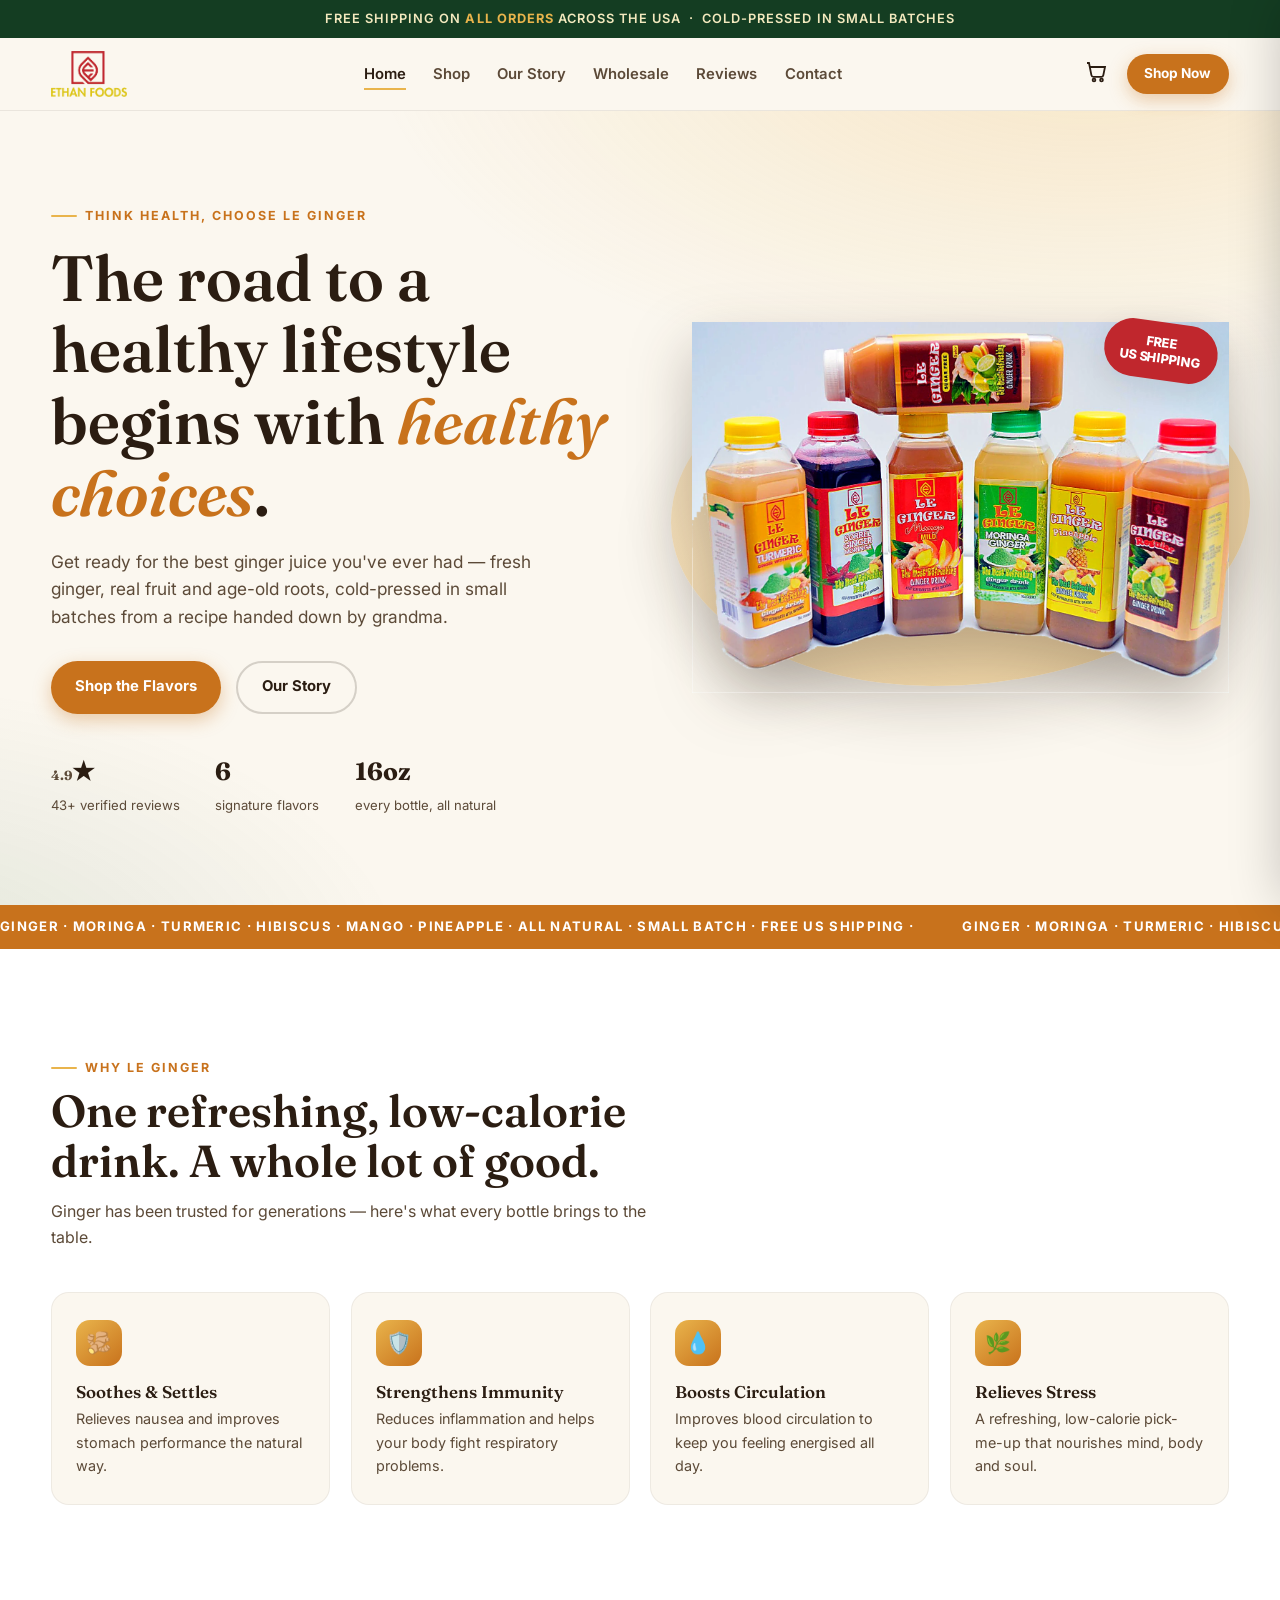
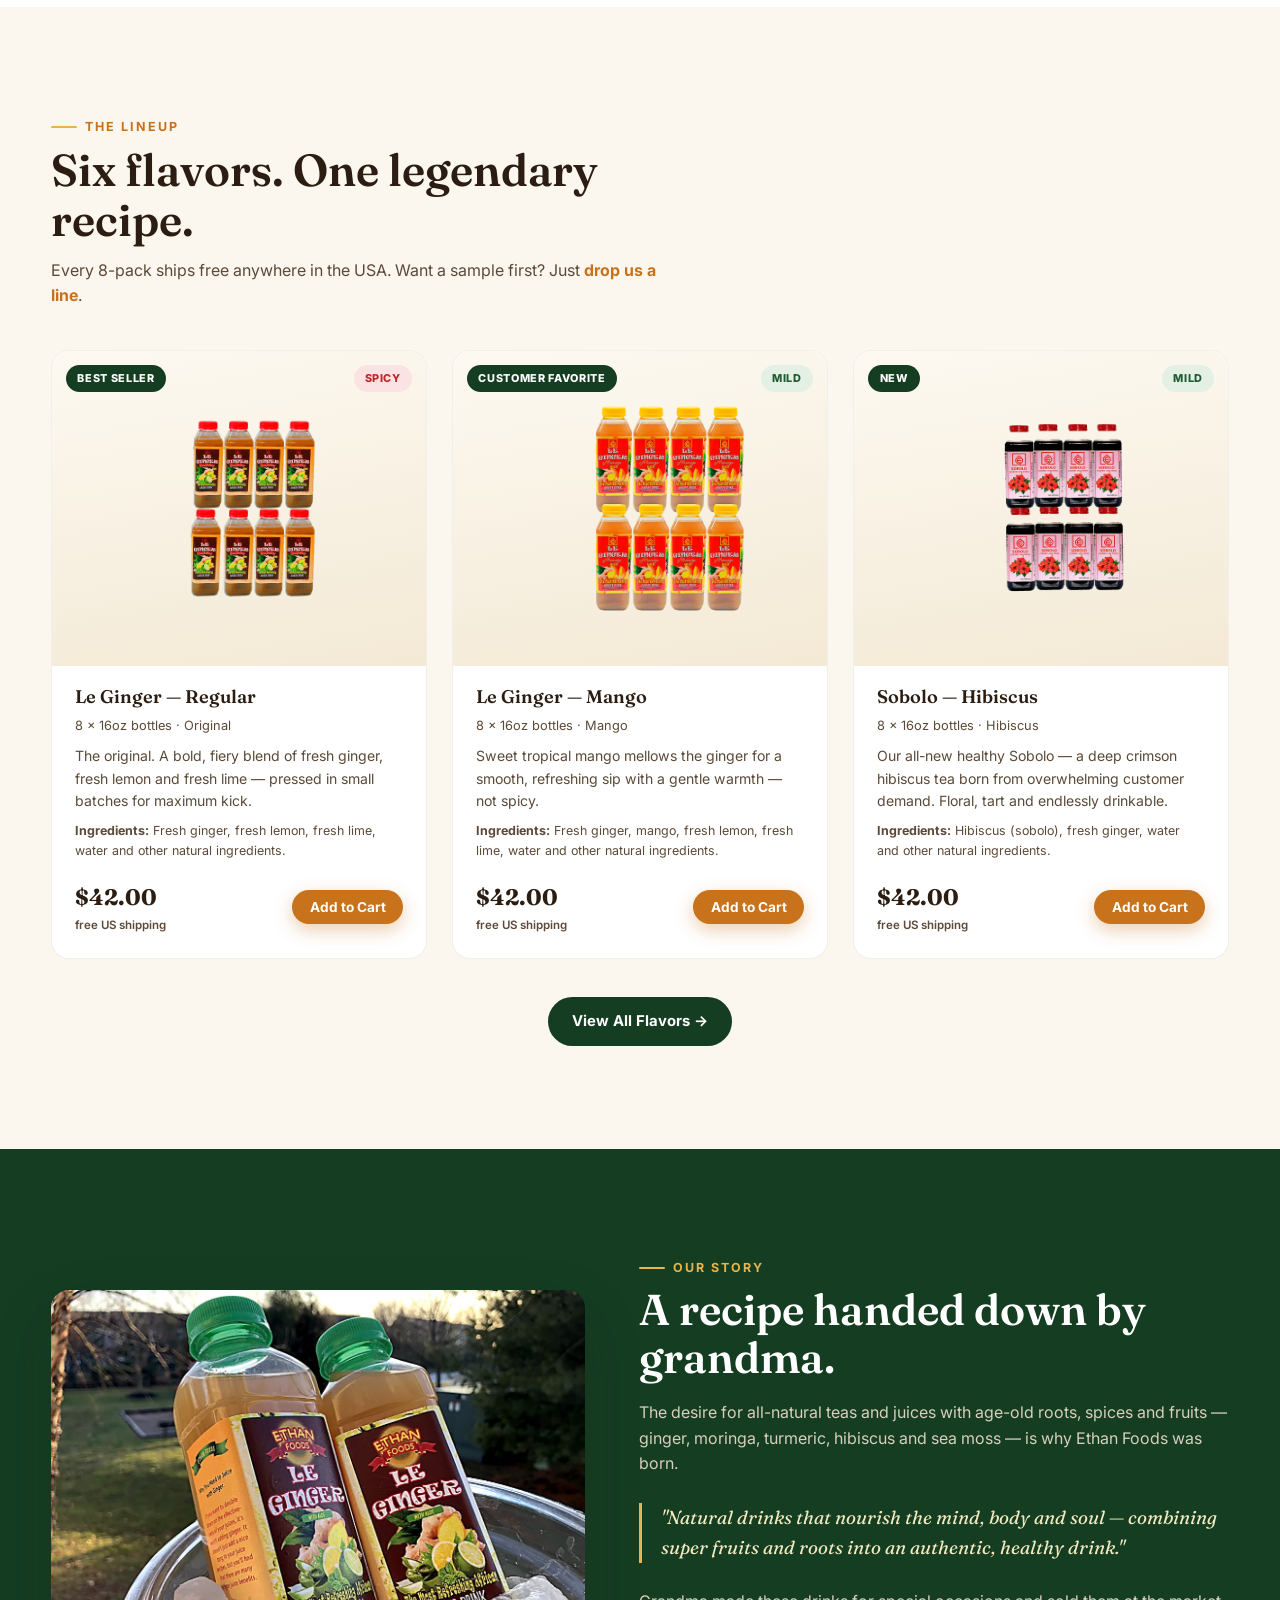
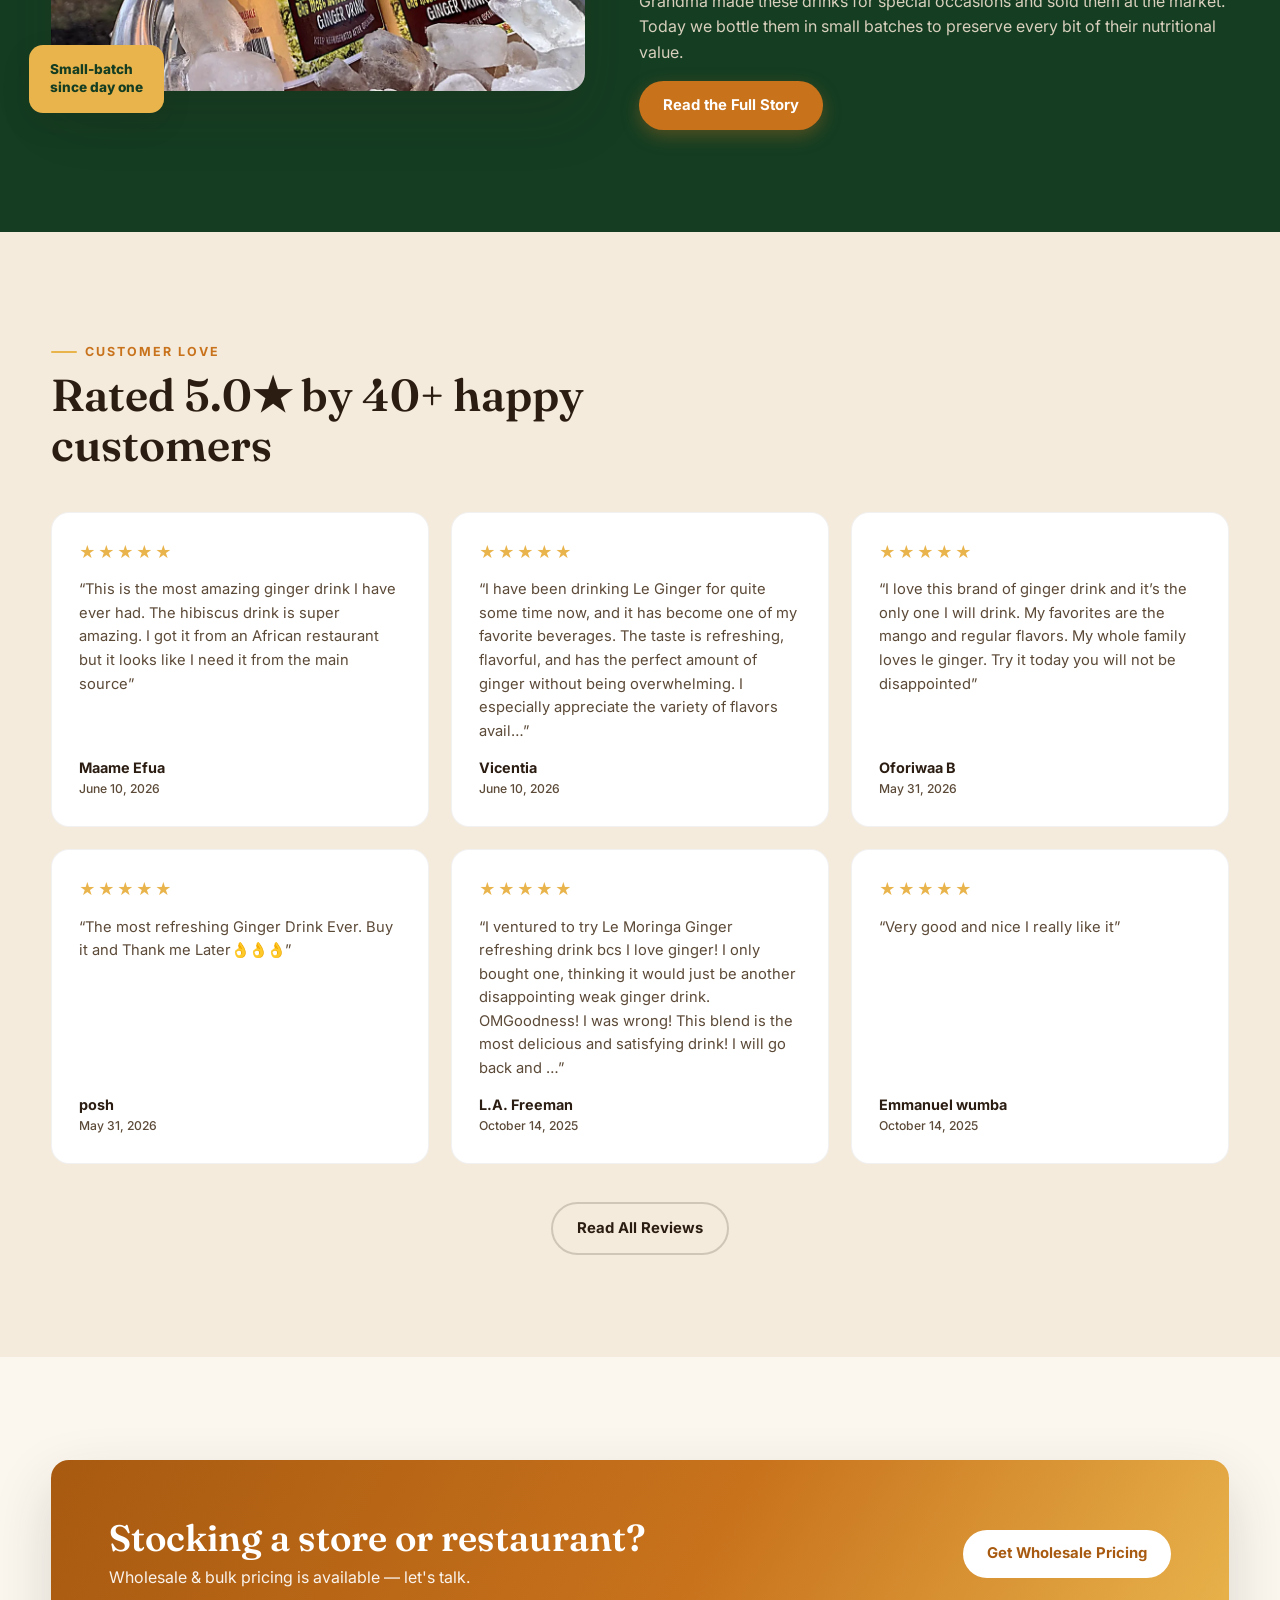
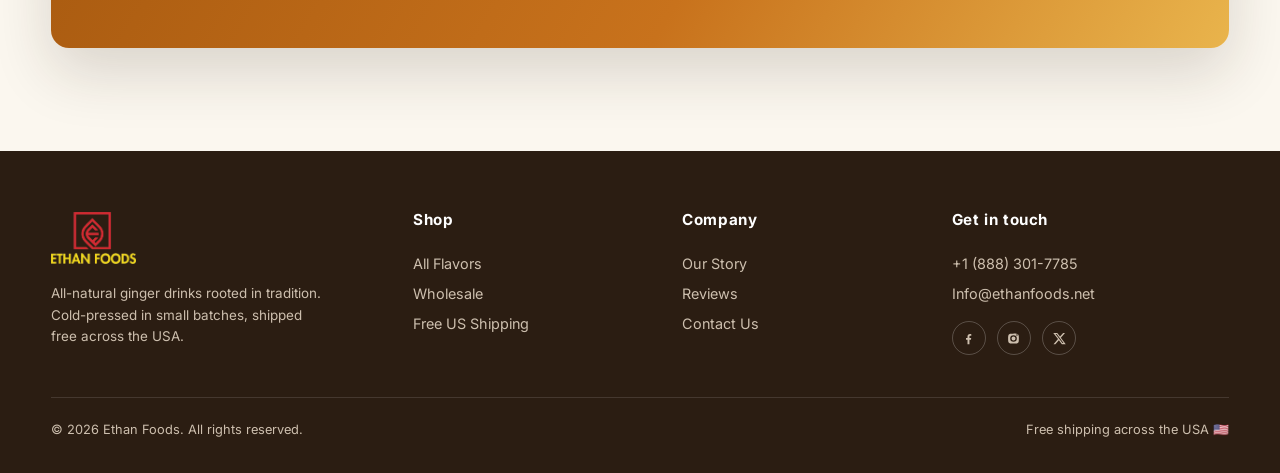
<file: index.html>
﻿<!DOCTYPE html>
<html lang="en">
<head>
<meta charset="UTF-8">
<meta name="viewport" content="width=device-width, initial-scale=1.0">
<title>Ethan Foods — Le Ginger | The Most Refreshing African Ginger Drink</title>
<meta name="description" content="Small-batch, all-natural ginger drinks rooted in a grandmother's recipe. Ginger, moringa, turmeric, hibiscus & more — free shipping across the USA.">
<link rel="icon" href="assets/img/brand/favicon-32.png">
<link rel="apple-touch-icon" href="assets/img/brand/favicon-180.png">
<link rel="preconnect" href="https://fonts.googleapis.com">
<link rel="preconnect" href="https://fonts.gstatic.com" crossorigin>
<link href="https://fonts.googleapis.com/css2?family=Fraunces:ital,wght@0,500;0,600;0,700;1,500&family=Inter:wght@400;500;600;700;800&display=swap" rel="stylesheet">
<link rel="stylesheet" href="assets/css/site.css?v=2">
</head>
<body>

<div class="announce">Free shipping on <b>all orders</b> across the USA &nbsp;·&nbsp; Cold-pressed in small batches</div>

<header class="site-header">
  <nav class="nav wrap">
    <a class="brand" href="index.html"><img src="assets/img/brand/ethan-foods-logo.png" alt="Ethan Foods"></a>
    <ul class="nav-links">
      <li><a href="index.html" class="active">Home</a></li>
      <li><a href="shop.html">Shop</a></li>
      <li><a href="about.html">Our Story</a></li>
      <li><a href="wholesale.html">Wholesale</a></li>
      <li><a href="reviews.html">Reviews</a></li>
      <li><a href="contact.html">Contact</a></li>
    </ul>
    <div class="nav-cta">
      <button class="cart-btn" data-cart-open aria-label="Open cart">
        <svg fill="none" stroke-width="1.8" viewBox="0 0 24 24"><path d="M3 3h2l2.4 12.2a2 2 0 0 0 2 1.6h7.9a2 2 0 0 0 2-1.6L21 7H6"/><circle cx="10" cy="20" r="1.4"/><circle cx="17.5" cy="20" r="1.4"/></svg>
        <span class="cart-count">0</span>
      </button>
      <a class="btn btn-primary btn-sm" href="shop.html">Shop Now</a>
      <button class="burger" aria-label="Menu"><span></span><span></span><span></span></button>
    </div>
  </nav>
</header>

<main>
  <!-- HERO -->
  <section class="hero">
    <div class="wrap hero-grid">
      <div>
        <span class="eyebrow">Think health, choose Le Ginger</span>
        <h1>The road to a healthy lifestyle begins with <em>healthy choices</em>.</h1>
        <p class="lede">Get ready for the best ginger juice you've ever had — fresh ginger, real fruit and age-old roots, cold-pressed in small batches from a recipe handed down by grandma.</p>
        <div class="hero-actions">
          <a class="btn btn-primary" href="shop.html">Shop the Flavors</a>
          <a class="btn btn-ghost" href="about.html">Our Story</a>
        </div>
        <div class="hero-stats">
          <div><b><span data-review-avg>5.0</span>★</b><span><span data-review-count>40</span>+ verified reviews</span></div>
          <div><b>6</b><span>signature flavors</span></div>
          <div><b>16oz</b><span>every bottle, all natural</span></div>
        </div>
      </div>
      <div class="hero-media">
        <div class="blob"></div>
        <picture>
          <source srcset="assets/img/products/flavour-lineup-cutout.webp" type="image/webp">
          <img src="assets/img/products/flavour-lineup-cutout.png" alt="The Le Ginger flavor lineup" fetchpriority="high">
        </picture>
        <div class="hero-badge">FREE<br>US SHIPPING</div>
      </div>
    </div>
  </section>

  <!-- MARQUEE -->
  <div class="marquee" aria-hidden="true">
    <div class="marquee-track">
      <span>Ginger · Moringa · Turmeric · Hibiscus · Mango · Pineapple · All Natural · Small Batch · Free US Shipping ·</span>
      <span>Ginger · Moringa · Turmeric · Hibiscus · Mango · Pineapple · All Natural · Small Batch · Free US Shipping ·</span>
    </div>
  </div>

  <!-- BENEFITS -->
  <section class="section benefits">
    <div class="wrap">
      <div class="section-head reveal">
        <span class="eyebrow">Why Le Ginger</span>
        <h2>One refreshing, low-calorie drink. A whole lot of good.</h2>
        <p>Ginger has been trusted for generations — here's what every bottle brings to the table.</p>
      </div>
      <div class="benefit-grid">
        <div class="benefit reveal"><div class="ico">🫚</div><h3>Soothes &amp; Settles</h3><p>Relieves nausea and improves stomach performance the natural way.</p></div>
        <div class="benefit reveal"><div class="ico">🛡️</div><h3>Strengthens Immunity</h3><p>Reduces inflammation and helps your body fight respiratory problems.</p></div>
        <div class="benefit reveal"><div class="ico">💧</div><h3>Boosts Circulation</h3><p>Improves blood circulation to keep you feeling energised all day.</p></div>
        <div class="benefit reveal"><div class="ico">🌿</div><h3>Relieves Stress</h3><p>A refreshing, low-calorie pick-me-up that nourishes mind, body and soul.</p></div>
      </div>
    </div>
  </section>

  <!-- FEATURED PRODUCTS -->
  <section class="section">
    <div class="wrap">
      <div class="section-head reveal">
        <span class="eyebrow">The lineup</span>
        <h2>Six flavors. One legendary recipe.</h2>
        <p>Every 8-pack ships free anywhere in the USA. Want a sample first? Just <a href="contact.html" style="color:var(--ginger);font-weight:700">drop us a line</a>.</p>
      </div>
      <div class="product-grid" data-products-featured></div>
      <div class="center-cta"><a class="btn btn-dark" href="shop.html">View All Flavors →</a></div>
    </div>
  </section>

  <!-- STORY -->
  <section class="section story">
    <div class="wrap story-grid">
      <div class="story-media reveal">
        <picture>
          <source srcset="assets/img/lifestyle/ice-bucket-1100.webp" type="image/webp">
          <img src="assets/img/lifestyle/ice-bucket.jpg" alt="Le Ginger bottles chilling on ice">
        </picture>
        <div class="stamp">Small-batch<br>since day one</div>
      </div>
      <div class="reveal">
        <span class="eyebrow">Our story</span>
        <h2>A recipe handed down by grandma.</h2>
        <p>The desire for all-natural teas and juices with age-old roots, spices and fruits — ginger, moringa, turmeric, hibiscus and sea moss — is why Ethan Foods was born.</p>
        <blockquote>"Natural drinks that nourish the mind, body and soul — combining super fruits and roots into an authentic, healthy drink."</blockquote>
        <p>Grandma made these drinks for special occasions and sold them at the market. Today we bottle them in small batches to preserve every bit of their nutritional value.</p>
        <a class="btn btn-primary" href="about.html">Read the Full Story</a>
      </div>
    </div>
  </section>

  <!-- REVIEWS -->
  <section class="section reviews">
    <div class="wrap">
      <div class="section-head reveal">
        <span class="eyebrow">Customer love</span>
        <h2>Rated <span data-review-avg>5.0</span>★ by <span data-review-count>40</span>+ happy customers</h2>
      </div>
      <div class="review-rail" data-reviews="6"></div>
      <div class="center-cta"><a class="btn btn-ghost" href="reviews.html">Read All Reviews</a></div>
    </div>
  </section>

  <!-- CTA -->
  <section class="section">
    <div class="wrap">
      <div class="cta-band reveal">
        <div>
          <h2>Stocking a store or restaurant?</h2>
          <p>Wholesale &amp; bulk pricing is available — let's talk.</p>
        </div>
        <a class="btn" href="wholesale.html">Get Wholesale Pricing</a>
      </div>
    </div>
  </section>
</main>

<footer class="site-footer">
  <div class="wrap">
    <div class="footer-grid">
      <div>
        <a class="brand" href="index.html"><img src="assets/img/brand/ethan-foods-logo.png" alt="Ethan Foods"></a>
        <p class="tiny">All-natural ginger drinks rooted in tradition. Cold-pressed in small batches, shipped free across the USA.</p>
      </div>
      <div>
        <h4>Shop</h4>
        <a href="shop.html">All Flavors</a>
        <a href="wholesale.html">Wholesale</a>
        <a href="shop.html">Free US Shipping</a>
      </div>
      <div>
        <h4>Company</h4>
        <a href="about.html">Our Story</a>
        <a href="reviews.html">Reviews</a>
        <a href="contact.html">Contact Us</a>
      </div>
      <div>
        <h4>Get in touch</h4>
        <a href="tel:+18883017785">+1 (888) 301-7785</a>
        <a href="mailto:Info@ethanfoods.net">Info@ethanfoods.net</a>
        <div class="socials" style="margin-top:.8rem">
          <a href="https://web.facebook.com/ethanfoods/" aria-label="Facebook"><svg viewBox="0 0 24 24"><path d="M13.5 21v-7h2.4l.4-3h-2.8V9.1c0-.9.3-1.5 1.6-1.5H16.5V5c-.3 0-1.2-.1-2.3-.1-2.3 0-3.8 1.4-3.8 3.9V11H8v3h2.4v7h3.1z"/></svg></a>
          <a href="#" aria-label="Instagram"><svg viewBox="0 0 24 24"><path d="M12 8.8A3.2 3.2 0 1 0 12 15.2 3.2 3.2 0 0 0 12 8.8zm0-2.1a5.3 5.3 0 1 1 0 10.6 5.3 5.3 0 0 1 0-10.6zm6.8-.3a1.24 1.24 0 1 1-2.5 0 1.24 1.24 0 0 1 2.5 0zM12 4.2c-2.6 0-3 0-4.1.1-1 0-1.6.2-2 .4-.5.2-.9.4-1.2.8-.4.3-.6.7-.8 1.2-.2.4-.3 1-.4 2C3.4 9.7 3.4 10 3.4 12s0 2.3.1 3.4c0 1 .2 1.5.4 2 .2.5.4.8.8 1.2.3.3.7.6 1.2.8.4.1 1 .3 2 .4 1 0 1.4.1 4.1.1s3 0 4.1-.1c1 0 1.5-.2 2-.4.5-.2.8-.4 1.2-.8.3-.4.6-.7.8-1.2.1-.5.3-1 .4-2 0-1.1.1-1.4.1-3.4s0-2.3-.1-3.4c0-1-.2-1.6-.4-2a3.5 3.5 0 0 0-.8-1.2 3.1 3.1 0 0 0-1.2-.8c-.5-.2-1-.3-2-.4-1.1-.1-1.5-.1-4.1-.1z"/></svg></a>
          <a href="#" aria-label="X / Twitter"><svg viewBox="0 0 24 24"><path d="M17.8 3h3l-6.7 7.7L22 21h-6.2l-4.8-6.3L5.4 21h-3l7.2-8.2L2 3h6.4l4.4 5.8L17.8 3zm-1.1 16.2h1.7L7.5 4.7H5.7l11 14.5z"/></svg></a>
        </div>
      </div>
    </div>
    <div class="footer-bottom">
      <span>© <span data-year>2026</span> Ethan Foods. All rights reserved.</span>
      <span>Free shipping across the USA 🇺🇸</span>
    </div>
  </div>
</footer>

<!-- CART DRAWER -->
<div class="drawer-veil" data-cart-close></div>
<aside class="drawer" aria-label="Shopping cart">
  <div class="drawer-head">
    <h3>Your Cart</h3>
    <button class="drawer-close" data-cart-close aria-label="Close">×</button>
  </div>
  <div class="drawer-items"></div>
  <div class="drawer-foot">
    <div class="drawer-total"><span>Total</span><span data-cart-total>$0.00</span></div>
    <button class="btn btn-primary" data-checkout>Checkout</button>
    <p class="form-note">No payment online — we contact you to arrange payment &amp; delivery.</p>
  </div>
</aside>

<script src="assets/js/config.js?v=1"></script>
<script src="assets/js/data.js?v=2"></script>
<script src="assets/js/site.js?v=3"></script>
</body>
</html>
</file>
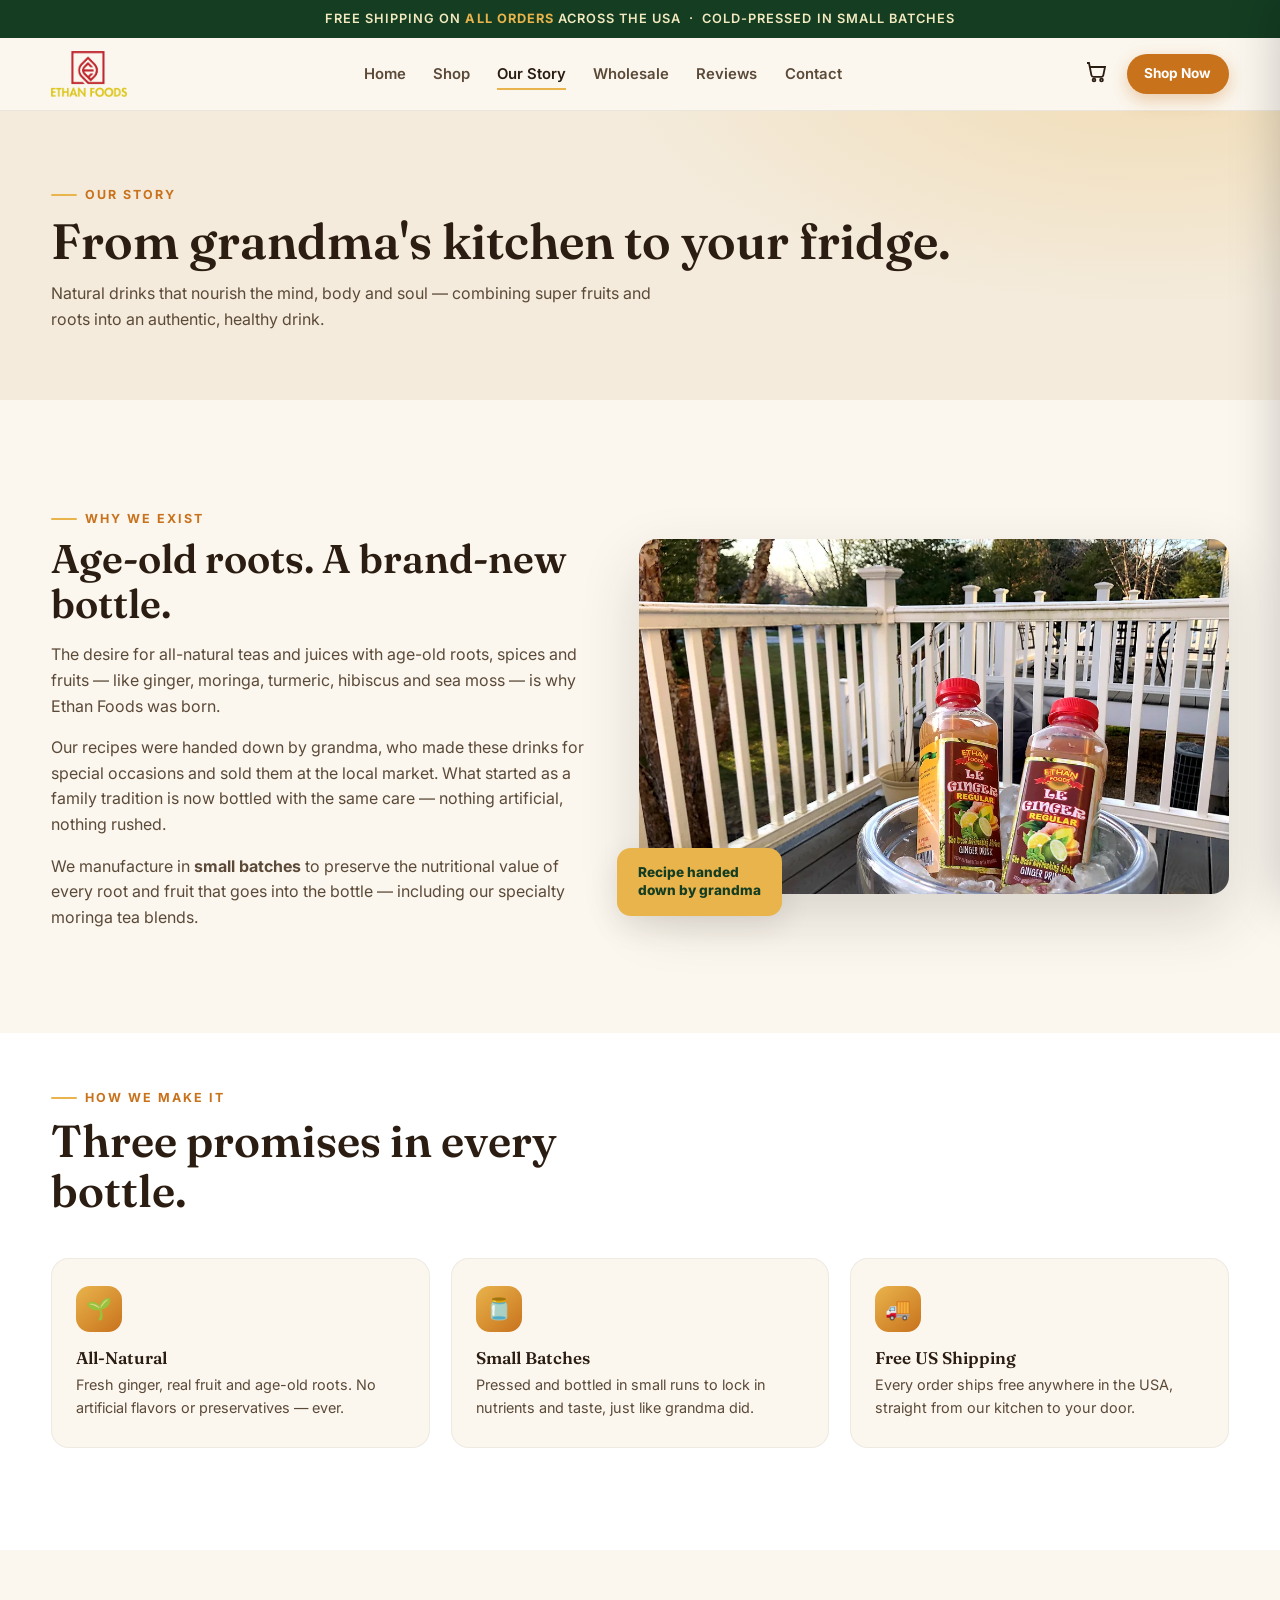
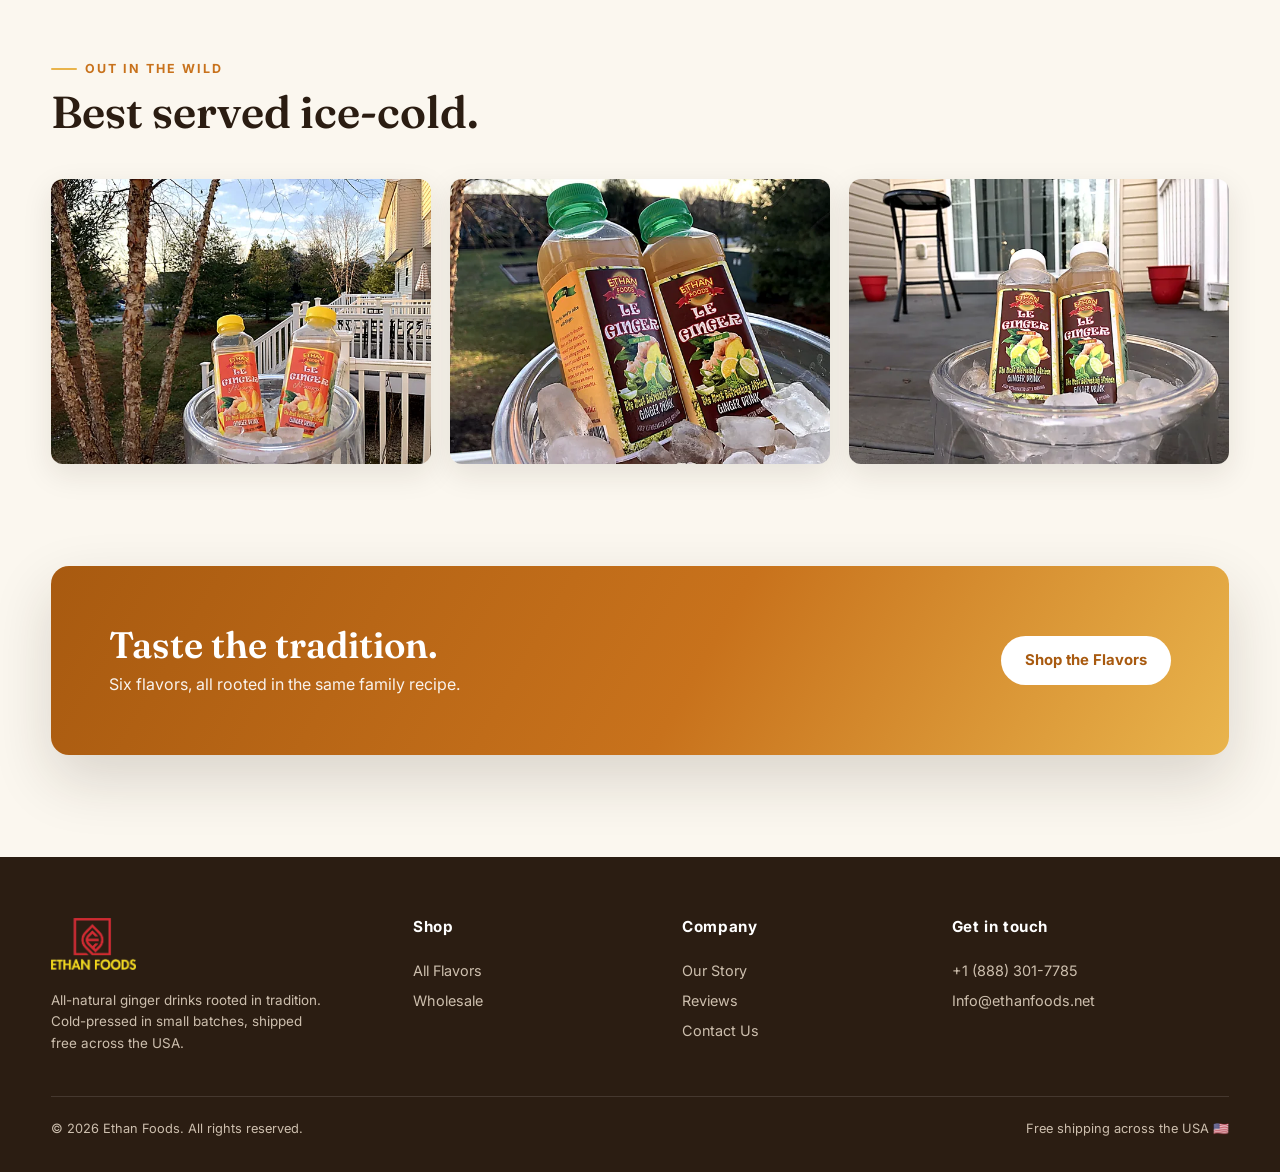
<file: about.html>
﻿<!DOCTYPE html>
<html lang="en">
<head>
<meta charset="UTF-8">
<meta name="viewport" content="width=device-width, initial-scale=1.0">
<title>Our Story — Ethan Foods</title>
<meta name="description" content="Ethan Foods was born from a grandmother's recipe — all-natural teas and juices with age-old roots, spices and fruits, made in small batches.">
<link rel="icon" href="assets/img/brand/favicon-32.png">
<link rel="preconnect" href="https://fonts.googleapis.com">
<link rel="preconnect" href="https://fonts.gstatic.com" crossorigin>
<link href="https://fonts.googleapis.com/css2?family=Fraunces:ital,wght@0,500;0,600;0,700;1,500&family=Inter:wght@400;500;600;700;800&display=swap" rel="stylesheet">
<link rel="stylesheet" href="assets/css/site.css?v=2">
</head>
<body>

<div class="announce">Free shipping on <b>all orders</b> across the USA &nbsp;·&nbsp; Cold-pressed in small batches</div>

<header class="site-header">
  <nav class="nav wrap">
    <a class="brand" href="index.html"><img src="assets/img/brand/ethan-foods-logo.png" alt="Ethan Foods"></a>
    <ul class="nav-links">
      <li><a href="index.html">Home</a></li>
      <li><a href="shop.html">Shop</a></li>
      <li><a href="about.html" class="active">Our Story</a></li>
      <li><a href="wholesale.html">Wholesale</a></li>
      <li><a href="reviews.html">Reviews</a></li>
      <li><a href="contact.html">Contact</a></li>
    </ul>
    <div class="nav-cta">
      <button class="cart-btn" data-cart-open aria-label="Open cart">
        <svg fill="none" stroke-width="1.8" viewBox="0 0 24 24"><path d="M3 3h2l2.4 12.2a2 2 0 0 0 2 1.6h7.9a2 2 0 0 0 2-1.6L21 7H6"/><circle cx="10" cy="20" r="1.4"/><circle cx="17.5" cy="20" r="1.4"/></svg>
        <span class="cart-count">0</span>
      </button>
      <a class="btn btn-primary btn-sm" href="shop.html">Shop Now</a>
      <button class="burger" aria-label="Menu"><span></span><span></span><span></span></button>
    </div>
  </nav>
</header>

<main>
  <section class="page-hero">
    <div class="wrap">
      <span class="eyebrow">Our story</span>
      <h1>From grandma's kitchen to your fridge.</h1>
      <p>Natural drinks that nourish the mind, body and soul — combining super fruits and roots into an authentic, healthy drink.</p>
    </div>
  </section>

  <section class="section">
    <div class="wrap story-grid" style="align-items:center">
      <div class="reveal">
        <span class="eyebrow">Why we exist</span>
        <h2 style="font-size:clamp(1.8rem,3.6vw,2.5rem);margin:.5rem 0 1rem">Age-old roots. A brand-new bottle.</h2>
        <p style="color:var(--ink-soft);margin-bottom:1rem">The desire for all-natural teas and juices with age-old roots, spices and fruits — like ginger, moringa, turmeric, hibiscus and sea moss — is why Ethan Foods was born.</p>
        <p style="color:var(--ink-soft);margin-bottom:1rem">Our recipes were handed down by grandma, who made these drinks for special occasions and sold them at the local market. What started as a family tradition is now bottled with the same care — nothing artificial, nothing rushed.</p>
        <p style="color:var(--ink-soft)">We manufacture in <b>small batches</b> to preserve the nutritional value of every root and fruit that goes into the bottle — including our specialty moringa tea blends.</p>
      </div>
      <div class="story-media reveal">
        <picture>
          <source srcset="assets/img/lifestyle/deck-sunset-1100.webp" type="image/webp">
          <img src="assets/img/lifestyle/deck-sunset.jpg" alt="Le Ginger bottles on ice at sunset">
        </picture>
        <div class="stamp">Recipe handed<br>down by grandma</div>
      </div>
    </div>
  </section>

  <section class="section benefits" style="padding-top:3rem">
    <div class="wrap">
      <div class="section-head reveal">
        <span class="eyebrow">How we make it</span>
        <h2>Three promises in every bottle.</h2>
      </div>
      <div class="benefit-grid" style="grid-template-columns:repeat(3,1fr)">
        <div class="benefit reveal"><div class="ico">🌱</div><h3>All-Natural</h3><p>Fresh ginger, real fruit and age-old roots. No artificial flavors or preservatives — ever.</p></div>
        <div class="benefit reveal"><div class="ico">🫙</div><h3>Small Batches</h3><p>Pressed and bottled in small runs to lock in nutrients and taste, just like grandma did.</p></div>
        <div class="benefit reveal"><div class="ico">🚚</div><h3>Free US Shipping</h3><p>Every order ships free anywhere in the USA, straight from our kitchen to your door.</p></div>
      </div>
    </div>
  </section>

  <section class="section">
    <div class="wrap">
      <div class="section-head reveal">
        <span class="eyebrow">Out in the wild</span>
        <h2>Best served ice-cold.</h2>
      </div>
      <div class="gallery-grid reveal">
        <picture><source srcset="assets/img/lifestyle/backyard-640.webp" type="image/webp"><img src="assets/img/lifestyle/backyard.jpg" alt="Le Ginger in the backyard" loading="lazy"></picture>
        <picture><source srcset="assets/img/lifestyle/ice-bucket-640.webp" type="image/webp"><img src="assets/img/lifestyle/ice-bucket.jpg" alt="Bottles in an ice bucket" loading="lazy"></picture>
        <picture><source srcset="assets/img/lifestyle/patio-640.webp" type="image/webp"><img src="assets/img/lifestyle/patio.jpg" alt="Le Ginger on the patio" loading="lazy"></picture>
      </div>
    </div>
  </section>

  <section class="section" style="padding-top:0">
    <div class="wrap">
      <div class="cta-band reveal">
        <div>
          <h2>Taste the tradition.</h2>
          <p>Six flavors, all rooted in the same family recipe.</p>
        </div>
        <a class="btn" href="shop.html">Shop the Flavors</a>
      </div>
    </div>
  </section>
</main>

<footer class="site-footer">
  <div class="wrap">
    <div class="footer-grid">
      <div>
        <a class="brand" href="index.html"><img src="assets/img/brand/ethan-foods-logo.png" alt="Ethan Foods"></a>
        <p class="tiny">All-natural ginger drinks rooted in tradition. Cold-pressed in small batches, shipped free across the USA.</p>
      </div>
      <div>
        <h4>Shop</h4>
        <a href="shop.html">All Flavors</a>
        <a href="wholesale.html">Wholesale</a>
      </div>
      <div>
        <h4>Company</h4>
        <a href="about.html">Our Story</a>
        <a href="reviews.html">Reviews</a>
        <a href="contact.html">Contact Us</a>
      </div>
      <div>
        <h4>Get in touch</h4>
        <a href="tel:+18883017785">+1 (888) 301-7785</a>
        <a href="mailto:Info@ethanfoods.net">Info@ethanfoods.net</a>
      </div>
    </div>
    <div class="footer-bottom">
      <span>© <span data-year>2026</span> Ethan Foods. All rights reserved.</span>
      <span>Free shipping across the USA 🇺🇸</span>
    </div>
  </div>
</footer>

<div class="drawer-veil" data-cart-close></div>
<aside class="drawer" aria-label="Shopping cart">
  <div class="drawer-head">
    <h3>Your Cart</h3>
    <button class="drawer-close" data-cart-close aria-label="Close">×</button>
  </div>
  <div class="drawer-items"></div>
  <div class="drawer-foot">
    <div class="drawer-total"><span>Total</span><span data-cart-total>$0.00</span></div>
    <button class="btn btn-primary" data-checkout>Checkout</button>
    <p class="form-note">No payment online — we contact you to arrange payment &amp; delivery.</p>
  </div>
</aside>

<script src="assets/js/config.js?v=1"></script>
<script src="assets/js/data.js?v=2"></script>
<script src="assets/js/site.js?v=3"></script>
</body>
</html>
</file>
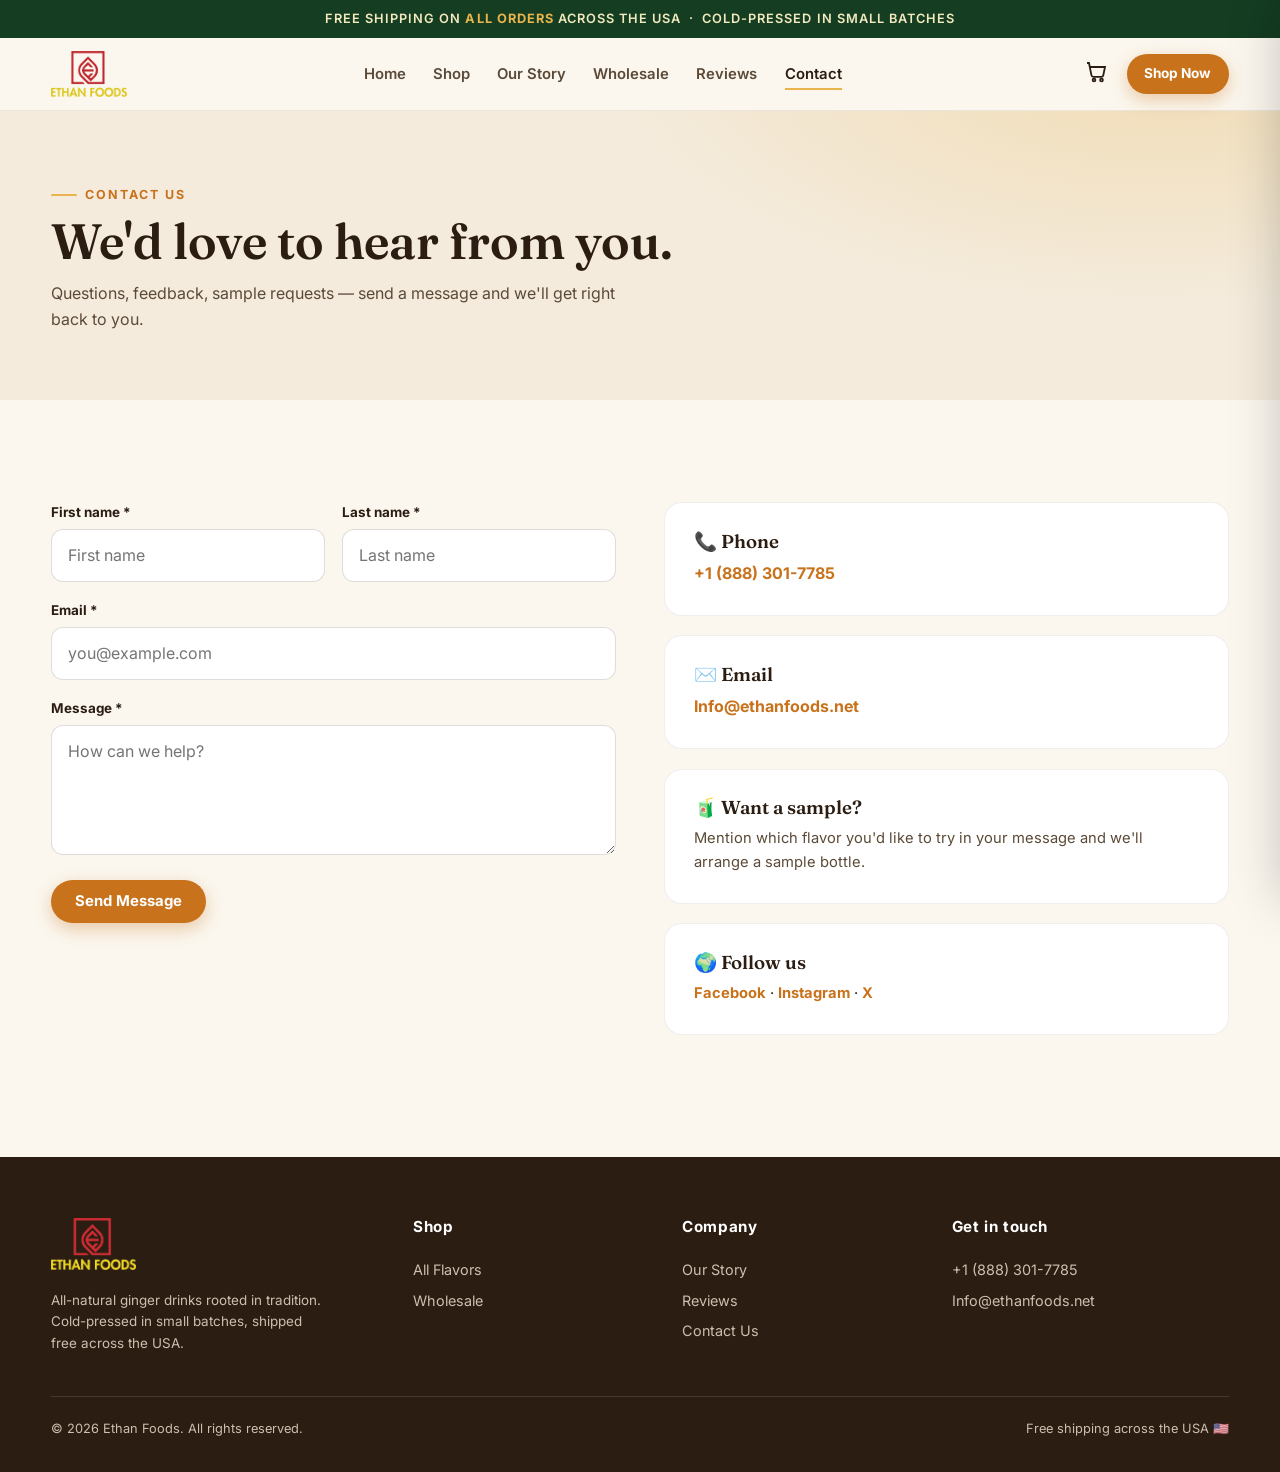
<file: contact.html>
﻿<!DOCTYPE html>
<html lang="en">
<head>
<meta charset="UTF-8">
<meta name="viewport" content="width=device-width, initial-scale=1.0">
<title>Contact — Ethan Foods</title>
<meta name="description" content="Get in touch with Ethan Foods — questions, samples, or anything Le Ginger. Call +1 (888) 301-7785 or email Info@ethanfoods.net.">
<link rel="icon" href="assets/img/brand/favicon-32.png">
<link rel="preconnect" href="https://fonts.googleapis.com">
<link rel="preconnect" href="https://fonts.gstatic.com" crossorigin>
<link href="https://fonts.googleapis.com/css2?family=Fraunces:ital,wght@0,500;0,600;0,700;1,500&family=Inter:wght@400;500;600;700;800&display=swap" rel="stylesheet">
<link rel="stylesheet" href="assets/css/site.css?v=2">
</head>
<body>

<div class="announce">Free shipping on <b>all orders</b> across the USA &nbsp;·&nbsp; Cold-pressed in small batches</div>

<header class="site-header">
  <nav class="nav wrap">
    <a class="brand" href="index.html"><img src="assets/img/brand/ethan-foods-logo.png" alt="Ethan Foods"></a>
    <ul class="nav-links">
      <li><a href="index.html">Home</a></li>
      <li><a href="shop.html">Shop</a></li>
      <li><a href="about.html">Our Story</a></li>
      <li><a href="wholesale.html">Wholesale</a></li>
      <li><a href="reviews.html">Reviews</a></li>
      <li><a href="contact.html" class="active">Contact</a></li>
    </ul>
    <div class="nav-cta">
      <button class="cart-btn" data-cart-open aria-label="Open cart">
        <svg fill="none" stroke-width="1.8" viewBox="0 0 24 24"><path d="M3 3h2l2.4 12.2a2 2 0 0 0 2 1.6h7.9a2 2 0 0 0 2-1.6L21 7H6"/><circle cx="10" cy="20" r="1.4"/><circle cx="17.5" cy="20" r="1.4"/></svg>
        <span class="cart-count">0</span>
      </button>
      <a class="btn btn-primary btn-sm" href="shop.html">Shop Now</a>
      <button class="burger" aria-label="Menu"><span></span><span></span><span></span></button>
    </div>
  </nav>
</header>

<main>
  <section class="page-hero">
    <div class="wrap">
      <span class="eyebrow">Contact us</span>
      <h1>We'd love to hear from you.</h1>
      <p>Questions, feedback, sample requests — send a message and we'll get right back to you.</p>
    </div>
  </section>

  <section class="section">
    <div class="wrap split">
      <div class="reveal">
        <form data-demo>
          <div class="form-grid">
            <div><label for="c-first">First name *</label><input id="c-first" required placeholder="First name"></div>
            <div><label for="c-last">Last name *</label><input id="c-last" required placeholder="Last name"></div>
            <div class="full"><label for="c-email">Email *</label><input id="c-email" type="email" required placeholder="you@example.com"></div>
            <div class="full"><label for="c-msg">Message *</label><textarea id="c-msg" required placeholder="How can we help?"></textarea></div>
            <div class="full">
              <button class="btn btn-primary" type="submit">Send Message</button>
              <div class="form-success">Thanks! Your message has been received — we'll reply as soon as we can.</div>
            </div>
          </div>
        </form>
      </div>
      <div class="reveal">
        <div class="info-card">
          <h3>📞 Phone</h3>
          <p><a href="tel:+18883017785">+1 (888) 301-7785</a></p>
        </div>
        <div class="info-card">
          <h3>✉️ Email</h3>
          <p><a href="mailto:Info@ethanfoods.net">Info@ethanfoods.net</a></p>
        </div>
        <div class="info-card">
          <h3>🧃 Want a sample?</h3>
          <p style="color:var(--ink-soft);font-size:.92rem">Mention which flavor you'd like to try in your message and we'll arrange a sample bottle.</p>
        </div>
        <div class="info-card">
          <h3>🌍 Follow us</h3>
          <p style="font-size:.92rem"><a href="https://web.facebook.com/ethanfoods/">Facebook</a> · <a href="#">Instagram</a> · <a href="#">X</a></p>
        </div>
      </div>
    </div>
  </section>
</main>

<footer class="site-footer">
  <div class="wrap">
    <div class="footer-grid">
      <div>
        <a class="brand" href="index.html"><img src="assets/img/brand/ethan-foods-logo.png" alt="Ethan Foods"></a>
        <p class="tiny">All-natural ginger drinks rooted in tradition. Cold-pressed in small batches, shipped free across the USA.</p>
      </div>
      <div>
        <h4>Shop</h4>
        <a href="shop.html">All Flavors</a>
        <a href="wholesale.html">Wholesale</a>
      </div>
      <div>
        <h4>Company</h4>
        <a href="about.html">Our Story</a>
        <a href="reviews.html">Reviews</a>
        <a href="contact.html">Contact Us</a>
      </div>
      <div>
        <h4>Get in touch</h4>
        <a href="tel:+18883017785">+1 (888) 301-7785</a>
        <a href="mailto:Info@ethanfoods.net">Info@ethanfoods.net</a>
      </div>
    </div>
    <div class="footer-bottom">
      <span>© <span data-year>2026</span> Ethan Foods. All rights reserved.</span>
      <span>Free shipping across the USA 🇺🇸</span>
    </div>
  </div>
</footer>

<div class="drawer-veil" data-cart-close></div>
<aside class="drawer" aria-label="Shopping cart">
  <div class="drawer-head">
    <h3>Your Cart</h3>
    <button class="drawer-close" data-cart-close aria-label="Close">×</button>
  </div>
  <div class="drawer-items"></div>
  <div class="drawer-foot">
    <div class="drawer-total"><span>Total</span><span data-cart-total>$0.00</span></div>
    <button class="btn btn-primary" data-checkout>Checkout</button>
    <p class="form-note">No payment online — we contact you to arrange payment &amp; delivery.</p>
  </div>
</aside>

<script src="assets/js/config.js?v=1"></script>
<script src="assets/js/data.js?v=2"></script>
<script src="assets/js/site.js?v=3"></script>
</body>
</html>
</file>
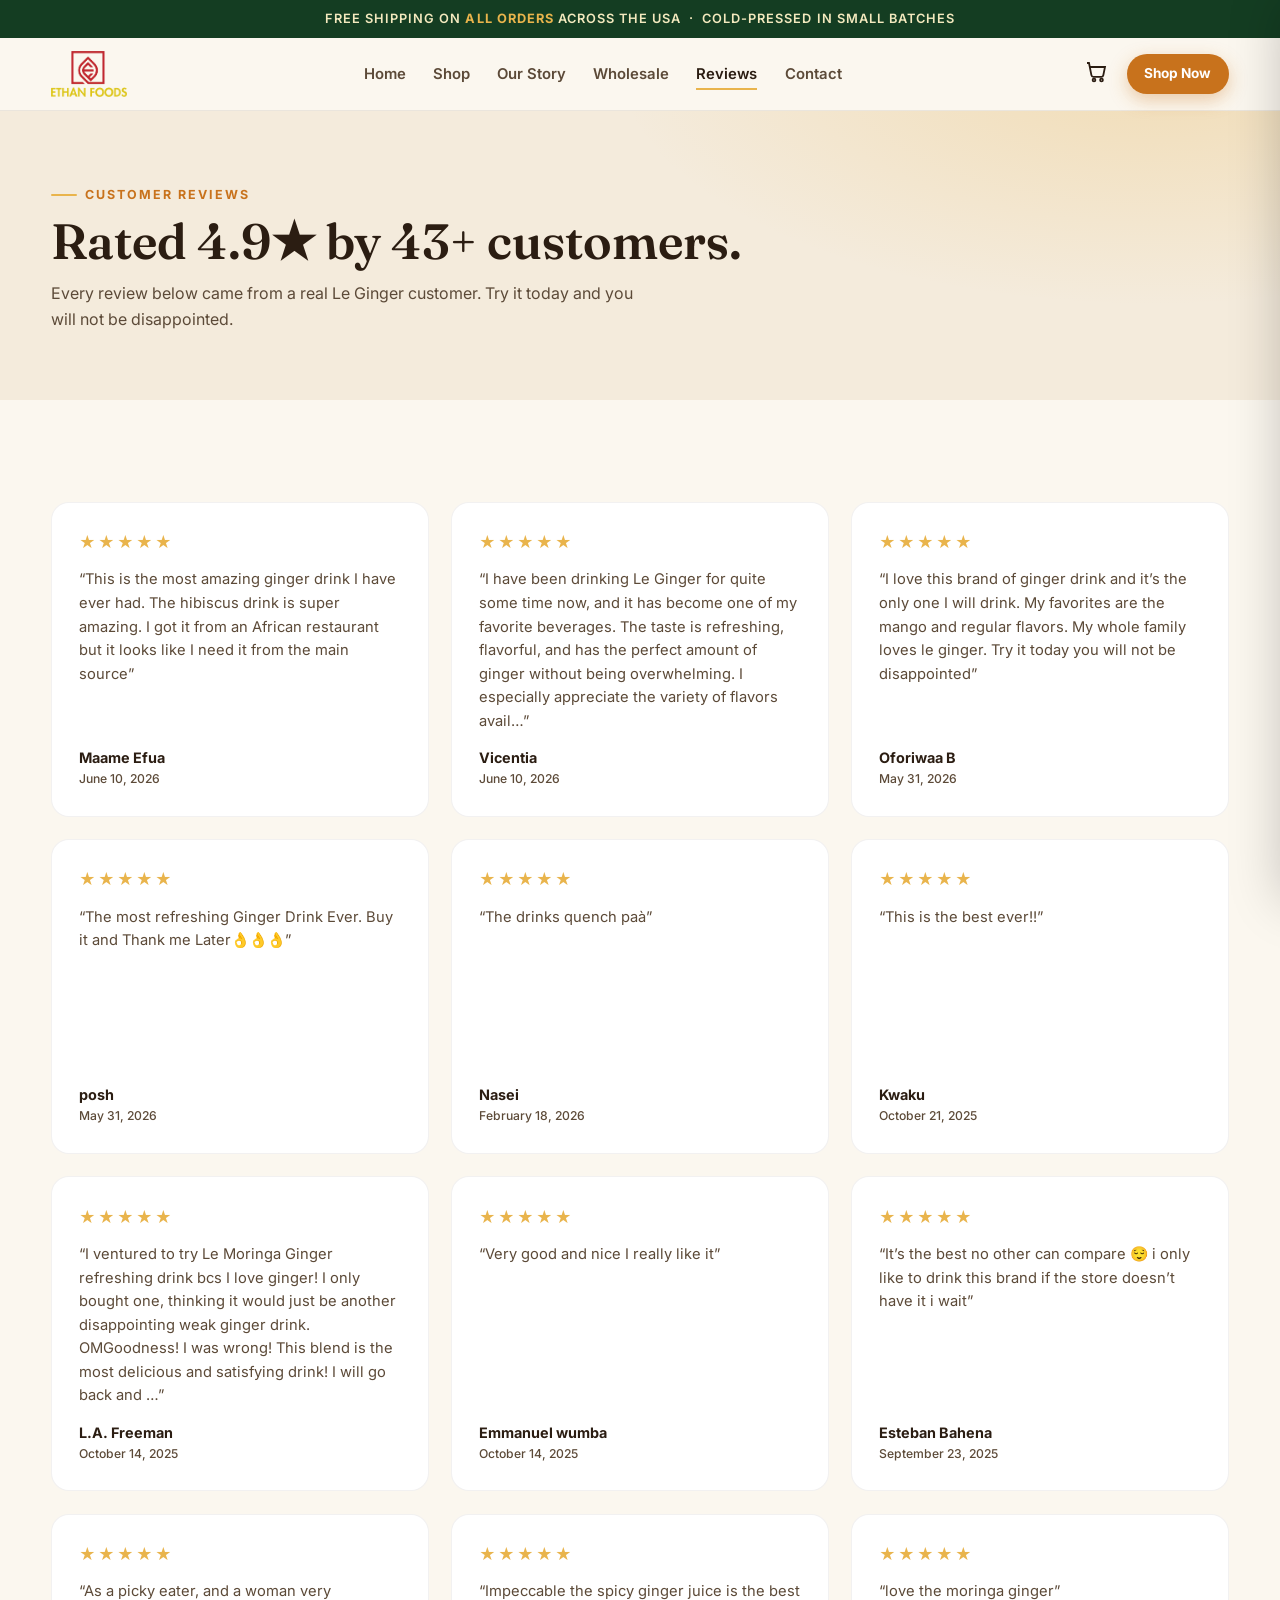
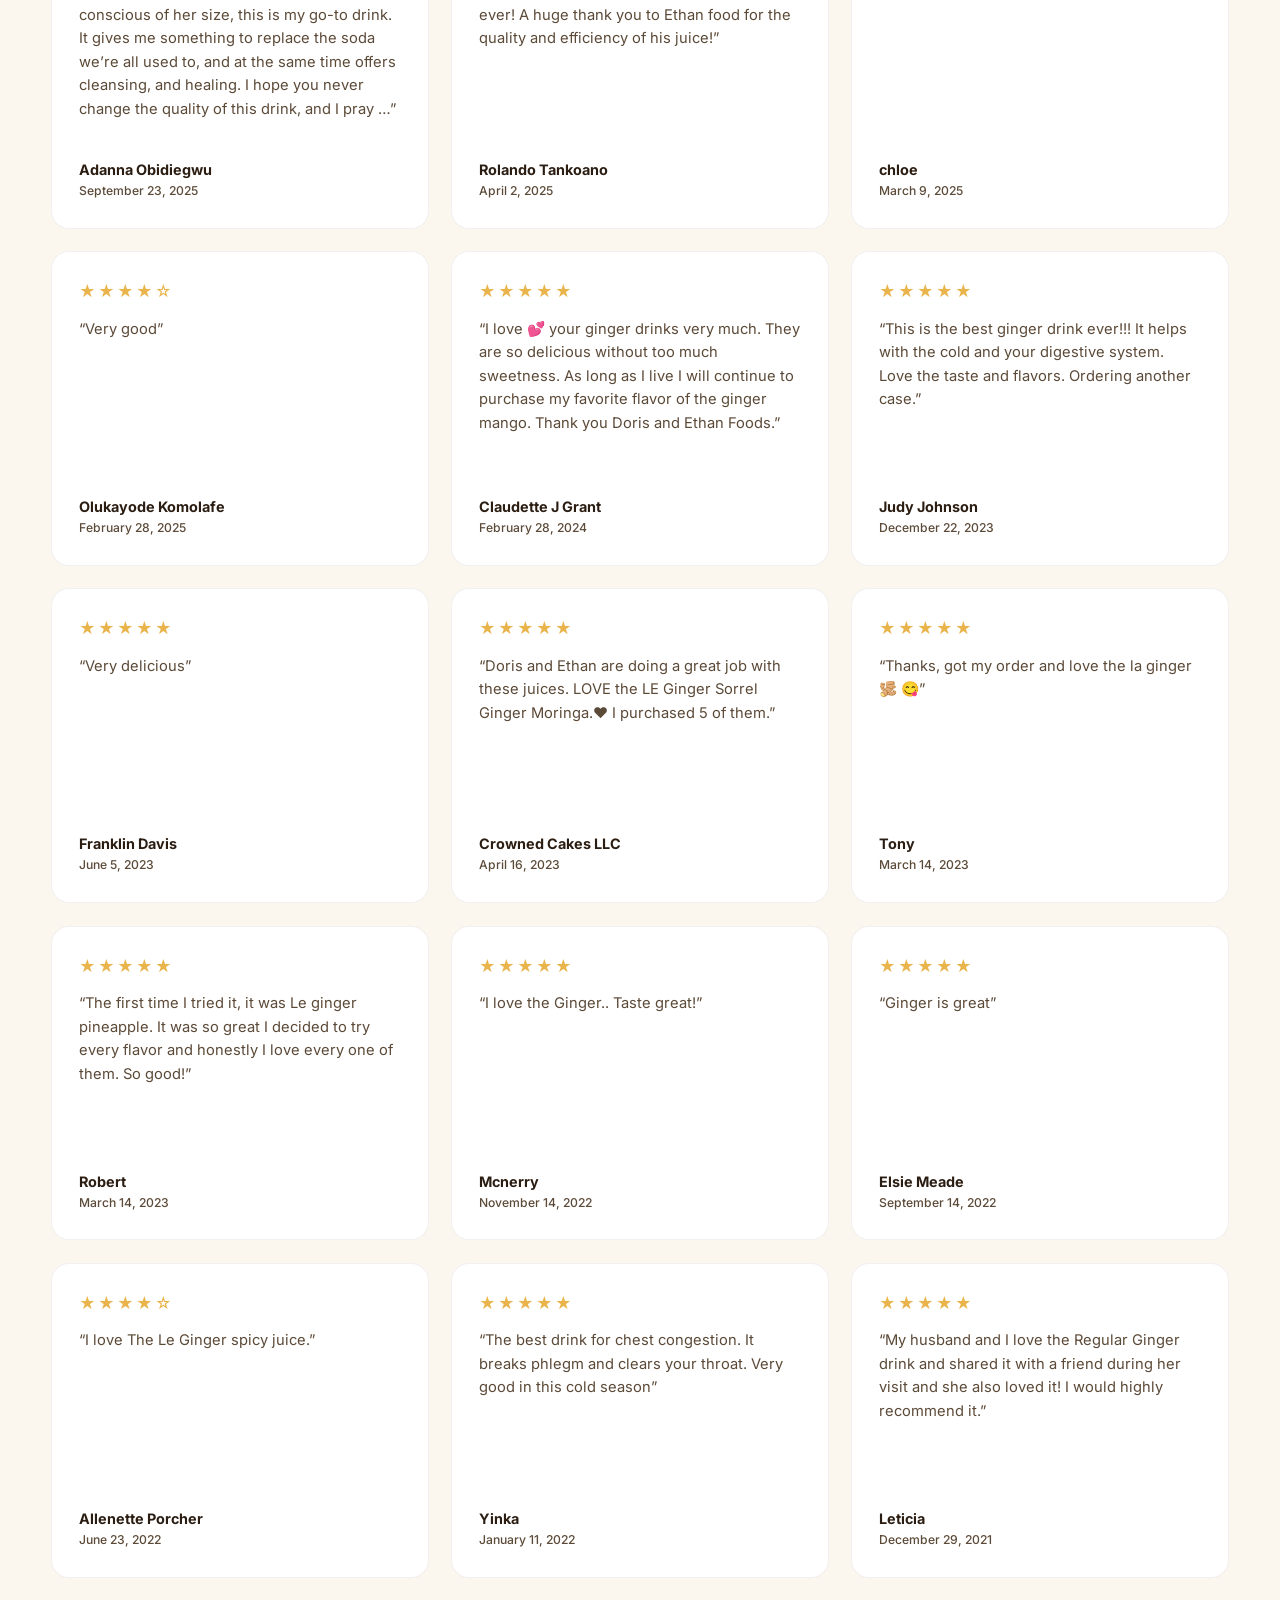
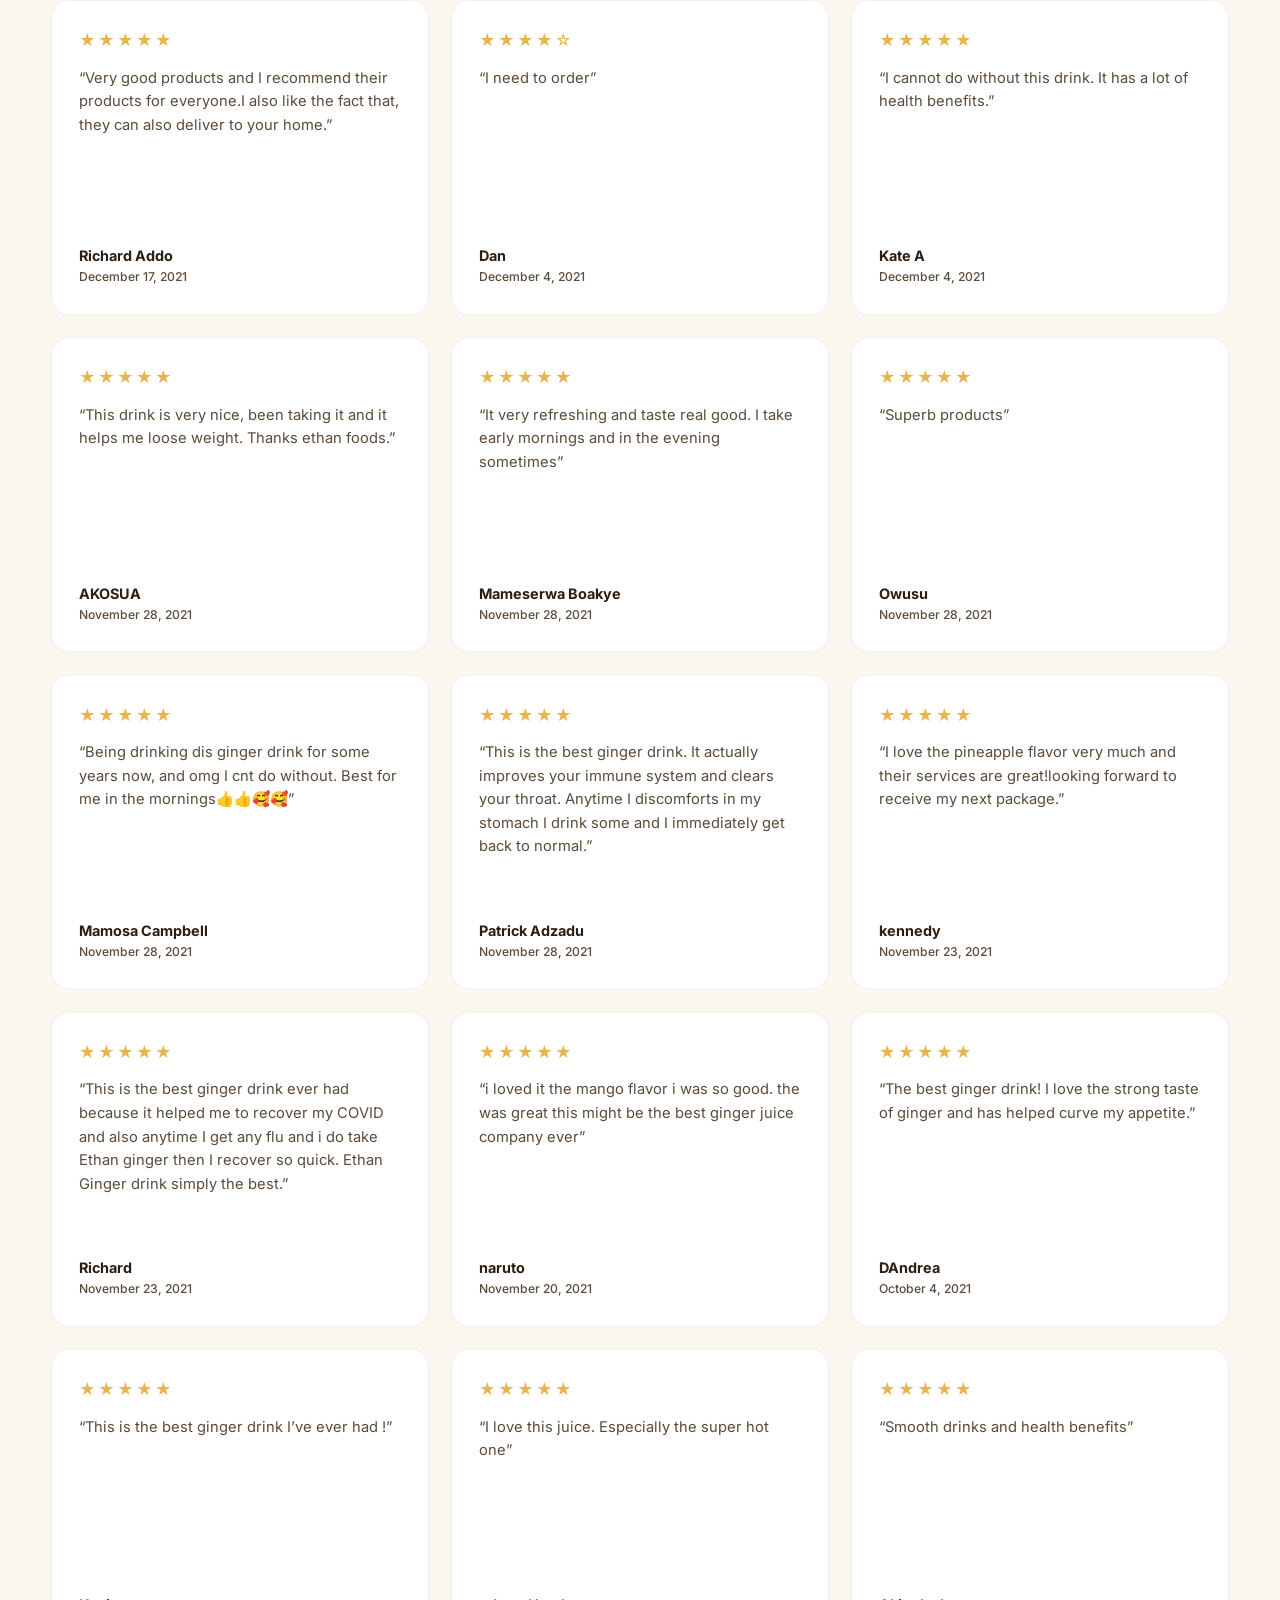
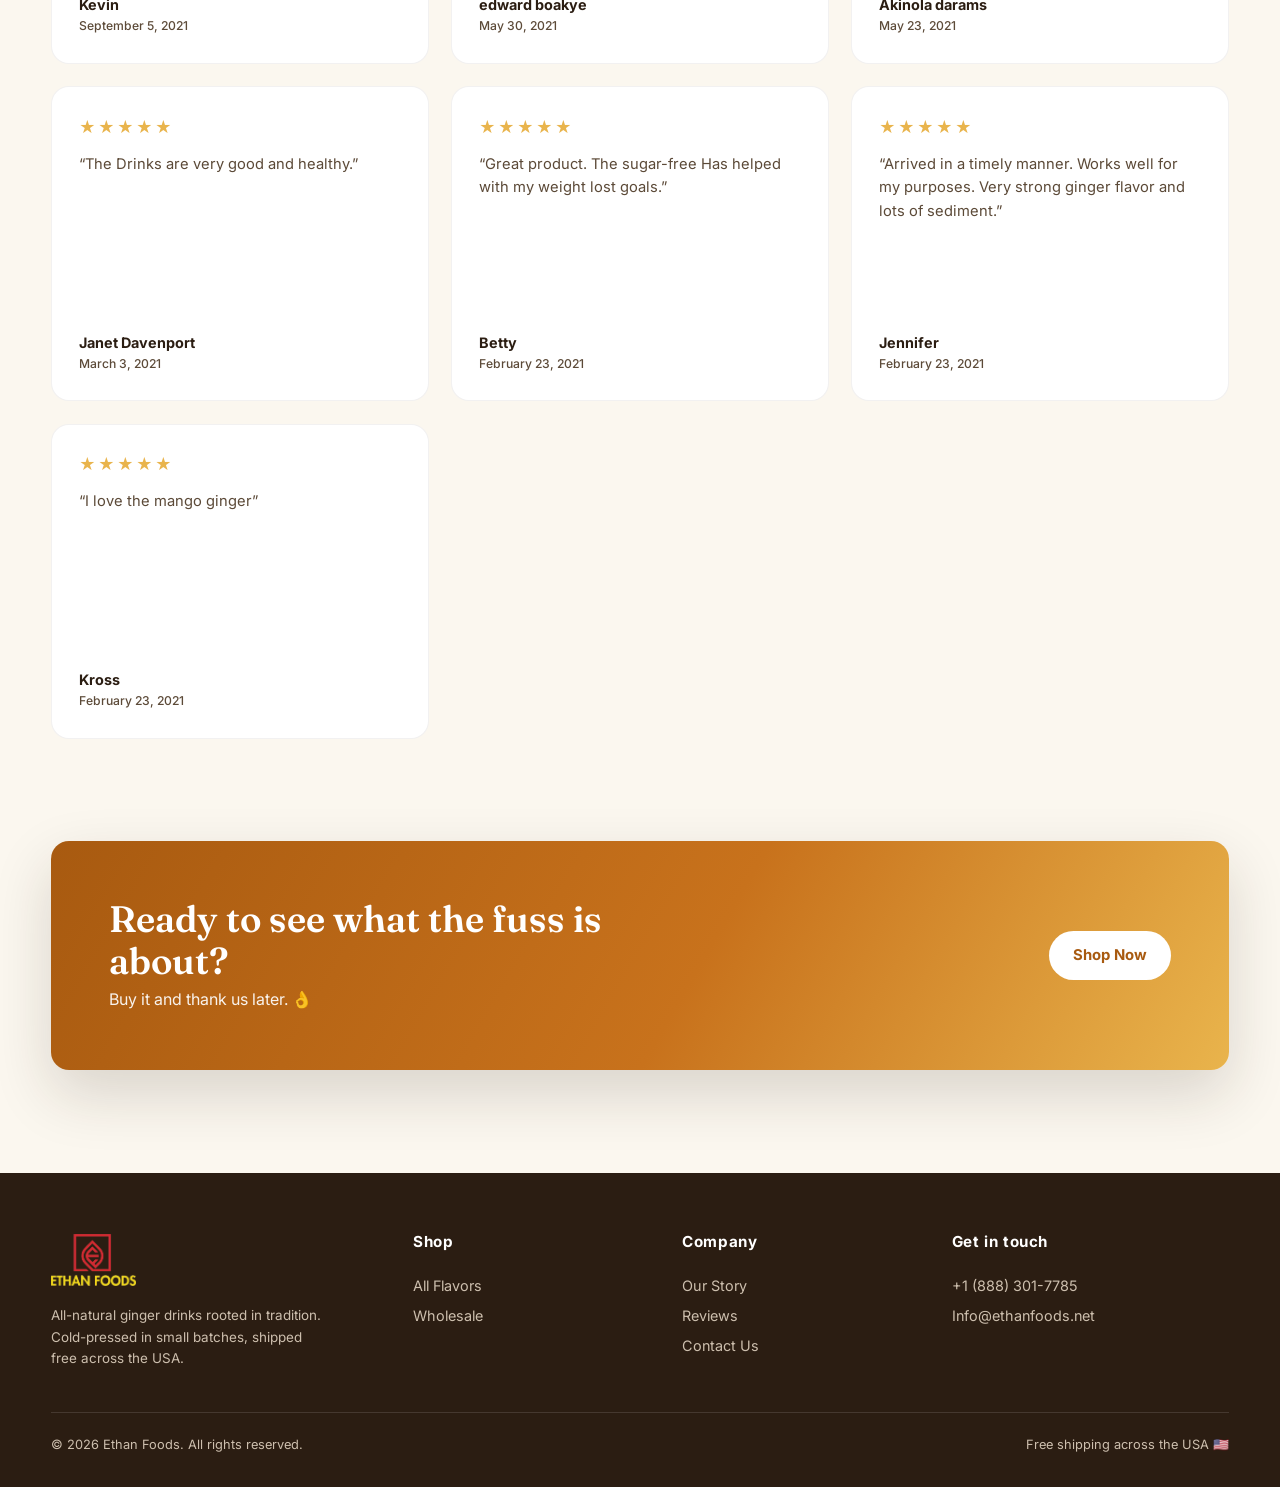
<file: reviews.html>
﻿<!DOCTYPE html>
<html lang="en">
<head>
<meta charset="UTF-8">
<meta name="viewport" content="width=device-width, initial-scale=1.0">
<title>Reviews — Ethan Foods</title>
<meta name="description" content="Read verified customer reviews of Le Ginger drinks by Ethan Foods.">
<link rel="icon" href="assets/img/brand/favicon-32.png">
<link rel="preconnect" href="https://fonts.googleapis.com">
<link rel="preconnect" href="https://fonts.gstatic.com" crossorigin>
<link href="https://fonts.googleapis.com/css2?family=Fraunces:ital,wght@0,500;0,600;0,700;1,500&family=Inter:wght@400;500;600;700;800&display=swap" rel="stylesheet">
<link rel="stylesheet" href="assets/css/site.css?v=2">
</head>
<body>

<div class="announce">Free shipping on <b>all orders</b> across the USA &nbsp;·&nbsp; Cold-pressed in small batches</div>

<header class="site-header">
  <nav class="nav wrap">
    <a class="brand" href="index.html"><img src="assets/img/brand/ethan-foods-logo.png" alt="Ethan Foods"></a>
    <ul class="nav-links">
      <li><a href="index.html">Home</a></li>
      <li><a href="shop.html">Shop</a></li>
      <li><a href="about.html">Our Story</a></li>
      <li><a href="wholesale.html">Wholesale</a></li>
      <li><a href="reviews.html" class="active">Reviews</a></li>
      <li><a href="contact.html">Contact</a></li>
    </ul>
    <div class="nav-cta">
      <button class="cart-btn" data-cart-open aria-label="Open cart">
        <svg fill="none" stroke-width="1.8" viewBox="0 0 24 24"><path d="M3 3h2l2.4 12.2a2 2 0 0 0 2 1.6h7.9a2 2 0 0 0 2-1.6L21 7H6"/><circle cx="10" cy="20" r="1.4"/><circle cx="17.5" cy="20" r="1.4"/></svg>
        <span class="cart-count">0</span>
      </button>
      <a class="btn btn-primary btn-sm" href="shop.html">Shop Now</a>
      <button class="burger" aria-label="Menu"><span></span><span></span><span></span></button>
    </div>
  </nav>
</header>

<main>
  <section class="page-hero">
    <div class="wrap">
      <span class="eyebrow">Customer reviews</span>
      <h1>Rated <span data-review-avg>5.0</span>★ by <span data-review-count>40</span>+ customers.</h1>
      <p>Every review below came from a real Le Ginger customer. Try it today and you will not be disappointed.</p>
    </div>
  </section>

  <section class="section reviews" style="background:var(--cream)">
    <div class="wrap">
      <div class="review-rail" data-reviews="0" style="grid-auto-rows:1fr"></div>
    </div>
  </section>

  <section class="section" style="padding-top:0">
    <div class="wrap">
      <div class="cta-band reveal">
        <div>
          <h2>Ready to see what the fuss is about?</h2>
          <p>Buy it and thank us later. 👌</p>
        </div>
        <a class="btn" href="shop.html">Shop Now</a>
      </div>
    </div>
  </section>
</main>

<footer class="site-footer">
  <div class="wrap">
    <div class="footer-grid">
      <div>
        <a class="brand" href="index.html"><img src="assets/img/brand/ethan-foods-logo.png" alt="Ethan Foods"></a>
        <p class="tiny">All-natural ginger drinks rooted in tradition. Cold-pressed in small batches, shipped free across the USA.</p>
      </div>
      <div>
        <h4>Shop</h4>
        <a href="shop.html">All Flavors</a>
        <a href="wholesale.html">Wholesale</a>
      </div>
      <div>
        <h4>Company</h4>
        <a href="about.html">Our Story</a>
        <a href="reviews.html">Reviews</a>
        <a href="contact.html">Contact Us</a>
      </div>
      <div>
        <h4>Get in touch</h4>
        <a href="tel:+18883017785">+1 (888) 301-7785</a>
        <a href="mailto:Info@ethanfoods.net">Info@ethanfoods.net</a>
      </div>
    </div>
    <div class="footer-bottom">
      <span>© <span data-year>2026</span> Ethan Foods. All rights reserved.</span>
      <span>Free shipping across the USA 🇺🇸</span>
    </div>
  </div>
</footer>

<div class="drawer-veil" data-cart-close></div>
<aside class="drawer" aria-label="Shopping cart">
  <div class="drawer-head">
    <h3>Your Cart</h3>
    <button class="drawer-close" data-cart-close aria-label="Close">×</button>
  </div>
  <div class="drawer-items"></div>
  <div class="drawer-foot">
    <div class="drawer-total"><span>Total</span><span data-cart-total>$0.00</span></div>
    <button class="btn btn-primary" data-checkout>Checkout</button>
    <p class="form-note">No payment online — we contact you to arrange payment &amp; delivery.</p>
  </div>
</aside>

<script src="assets/js/config.js?v=1"></script>
<script src="assets/js/data.js?v=2"></script>
<script src="assets/js/site.js?v=3"></script>
</body>
</html>
</file>
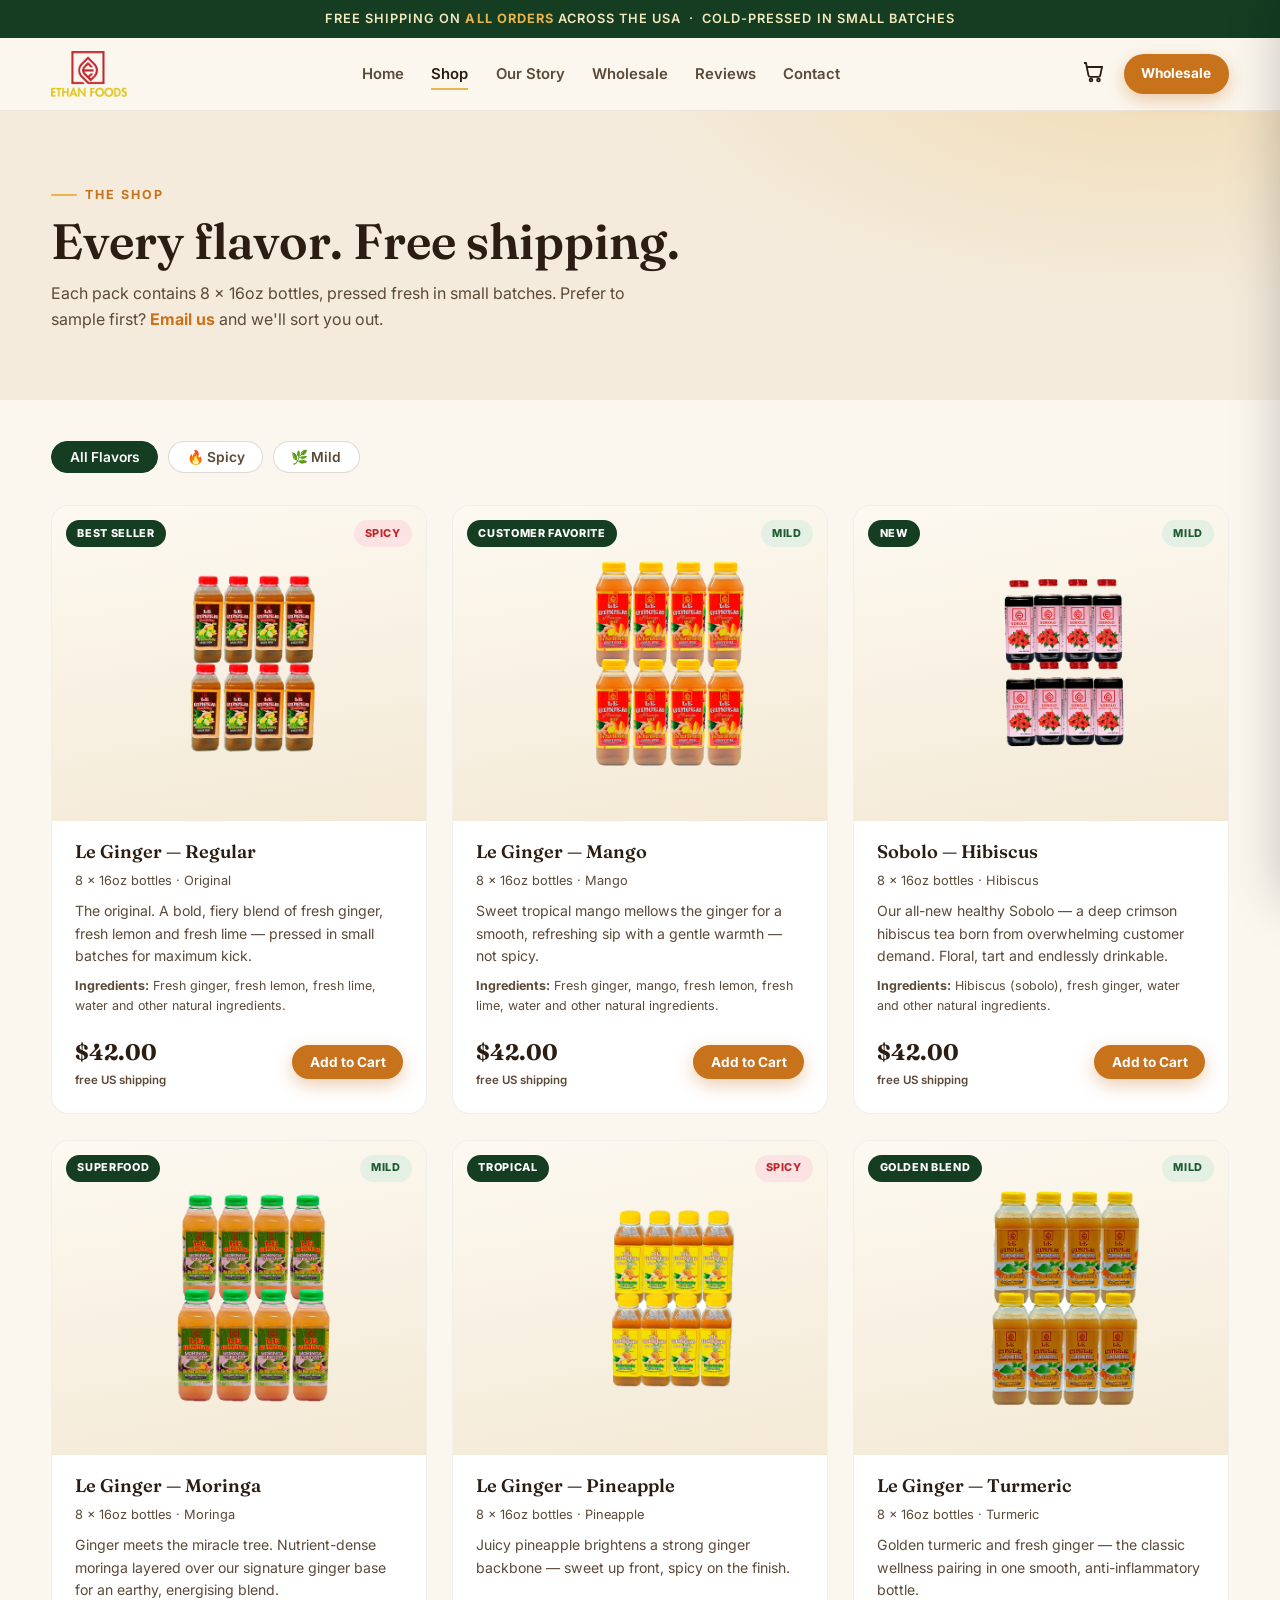
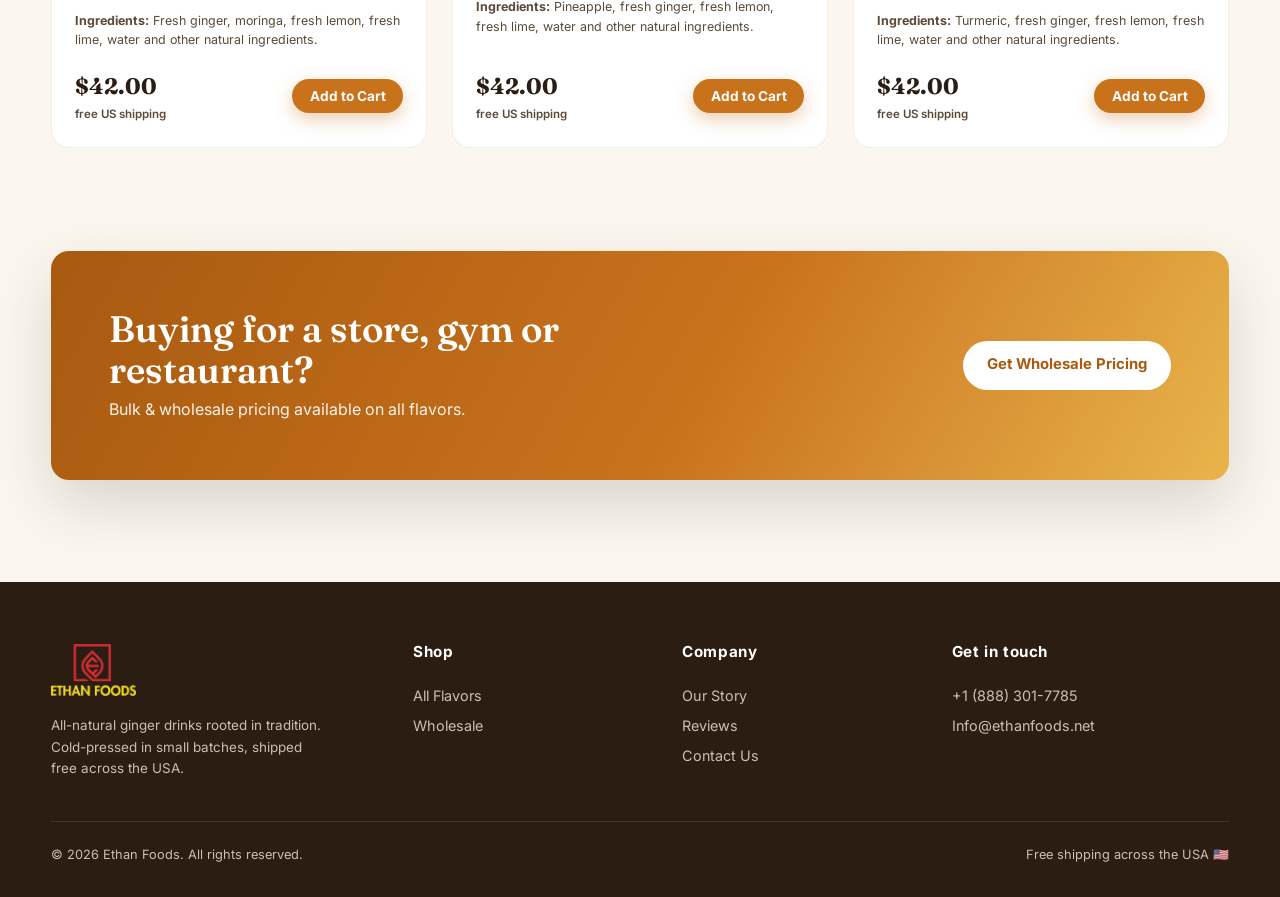
<file: shop.html>
﻿<!DOCTYPE html>
<html lang="en">
<head>
<meta charset="UTF-8">
<meta name="viewport" content="width=device-width, initial-scale=1.0">
<title>Shop — Ethan Foods | Le Ginger Drinks</title>
<meta name="description" content="Shop all six Le Ginger flavors — Regular, Mango, Sobolo, Moringa, Pineapple and Turmeric. 8-packs of 16oz bottles with free US shipping.">
<link rel="icon" href="assets/img/brand/favicon-32.png">
<link rel="preconnect" href="https://fonts.googleapis.com">
<link rel="preconnect" href="https://fonts.gstatic.com" crossorigin>
<link href="https://fonts.googleapis.com/css2?family=Fraunces:ital,wght@0,500;0,600;0,700;1,500&family=Inter:wght@400;500;600;700;800&display=swap" rel="stylesheet">
<link rel="stylesheet" href="assets/css/site.css?v=2">
</head>
<body>

<div class="announce">Free shipping on <b>all orders</b> across the USA &nbsp;·&nbsp; Cold-pressed in small batches</div>

<header class="site-header">
  <nav class="nav wrap">
    <a class="brand" href="index.html"><img src="assets/img/brand/ethan-foods-logo.png" alt="Ethan Foods"></a>
    <ul class="nav-links">
      <li><a href="index.html">Home</a></li>
      <li><a href="shop.html" class="active">Shop</a></li>
      <li><a href="about.html">Our Story</a></li>
      <li><a href="wholesale.html">Wholesale</a></li>
      <li><a href="reviews.html">Reviews</a></li>
      <li><a href="contact.html">Contact</a></li>
    </ul>
    <div class="nav-cta">
      <button class="cart-btn" data-cart-open aria-label="Open cart">
        <svg fill="none" stroke-width="1.8" viewBox="0 0 24 24"><path d="M3 3h2l2.4 12.2a2 2 0 0 0 2 1.6h7.9a2 2 0 0 0 2-1.6L21 7H6"/><circle cx="10" cy="20" r="1.4"/><circle cx="17.5" cy="20" r="1.4"/></svg>
        <span class="cart-count">0</span>
      </button>
      <a class="btn btn-primary btn-sm" href="wholesale.html">Wholesale</a>
      <button class="burger" aria-label="Menu"><span></span><span></span><span></span></button>
    </div>
  </nav>
</header>

<main>
  <section class="page-hero">
    <div class="wrap">
      <span class="eyebrow">The shop</span>
      <h1>Every flavor. Free shipping.</h1>
      <p>Each pack contains 8 × 16oz bottles, pressed fresh in small batches. Prefer to sample first? <a href="contact.html" style="color:var(--ginger);font-weight:700">Email us</a> and we'll sort you out.</p>
    </div>
  </section>

  <section class="section" style="padding-top:2.6rem">
    <div class="wrap">
      <div class="filter-row">
        <button class="chip active" data-filter="all">All Flavors</button>
        <button class="chip" data-filter="spicy">🔥 Spicy</button>
        <button class="chip" data-filter="mild">🌿 Mild</button>
      </div>
      <div class="product-grid" data-products></div>
    </div>
  </section>

  <section class="section" style="padding-top:0">
    <div class="wrap">
      <div class="cta-band reveal">
        <div>
          <h2>Buying for a store, gym or restaurant?</h2>
          <p>Bulk &amp; wholesale pricing available on all flavors.</p>
        </div>
        <a class="btn" href="wholesale.html">Get Wholesale Pricing</a>
      </div>
    </div>
  </section>
</main>

<footer class="site-footer">
  <div class="wrap">
    <div class="footer-grid">
      <div>
        <a class="brand" href="index.html"><img src="assets/img/brand/ethan-foods-logo.png" alt="Ethan Foods"></a>
        <p class="tiny">All-natural ginger drinks rooted in tradition. Cold-pressed in small batches, shipped free across the USA.</p>
      </div>
      <div>
        <h4>Shop</h4>
        <a href="shop.html">All Flavors</a>
        <a href="wholesale.html">Wholesale</a>
      </div>
      <div>
        <h4>Company</h4>
        <a href="about.html">Our Story</a>
        <a href="reviews.html">Reviews</a>
        <a href="contact.html">Contact Us</a>
      </div>
      <div>
        <h4>Get in touch</h4>
        <a href="tel:+18883017785">+1 (888) 301-7785</a>
        <a href="mailto:Info@ethanfoods.net">Info@ethanfoods.net</a>
      </div>
    </div>
    <div class="footer-bottom">
      <span>© <span data-year>2026</span> Ethan Foods. All rights reserved.</span>
      <span>Free shipping across the USA 🇺🇸</span>
    </div>
  </div>
</footer>

<div class="drawer-veil" data-cart-close></div>
<aside class="drawer" aria-label="Shopping cart">
  <div class="drawer-head">
    <h3>Your Cart</h3>
    <button class="drawer-close" data-cart-close aria-label="Close">×</button>
  </div>
  <div class="drawer-items"></div>
  <div class="drawer-foot">
    <div class="drawer-total"><span>Total</span><span data-cart-total>$0.00</span></div>
    <button class="btn btn-primary" data-checkout>Checkout</button>
    <p class="form-note">No payment online — we contact you to arrange payment &amp; delivery.</p>
  </div>
</aside>

<script src="assets/js/config.js?v=1"></script>
<script src="assets/js/data.js?v=2"></script>
<script src="assets/js/site.js?v=3"></script>
</body>
</html>
</file>
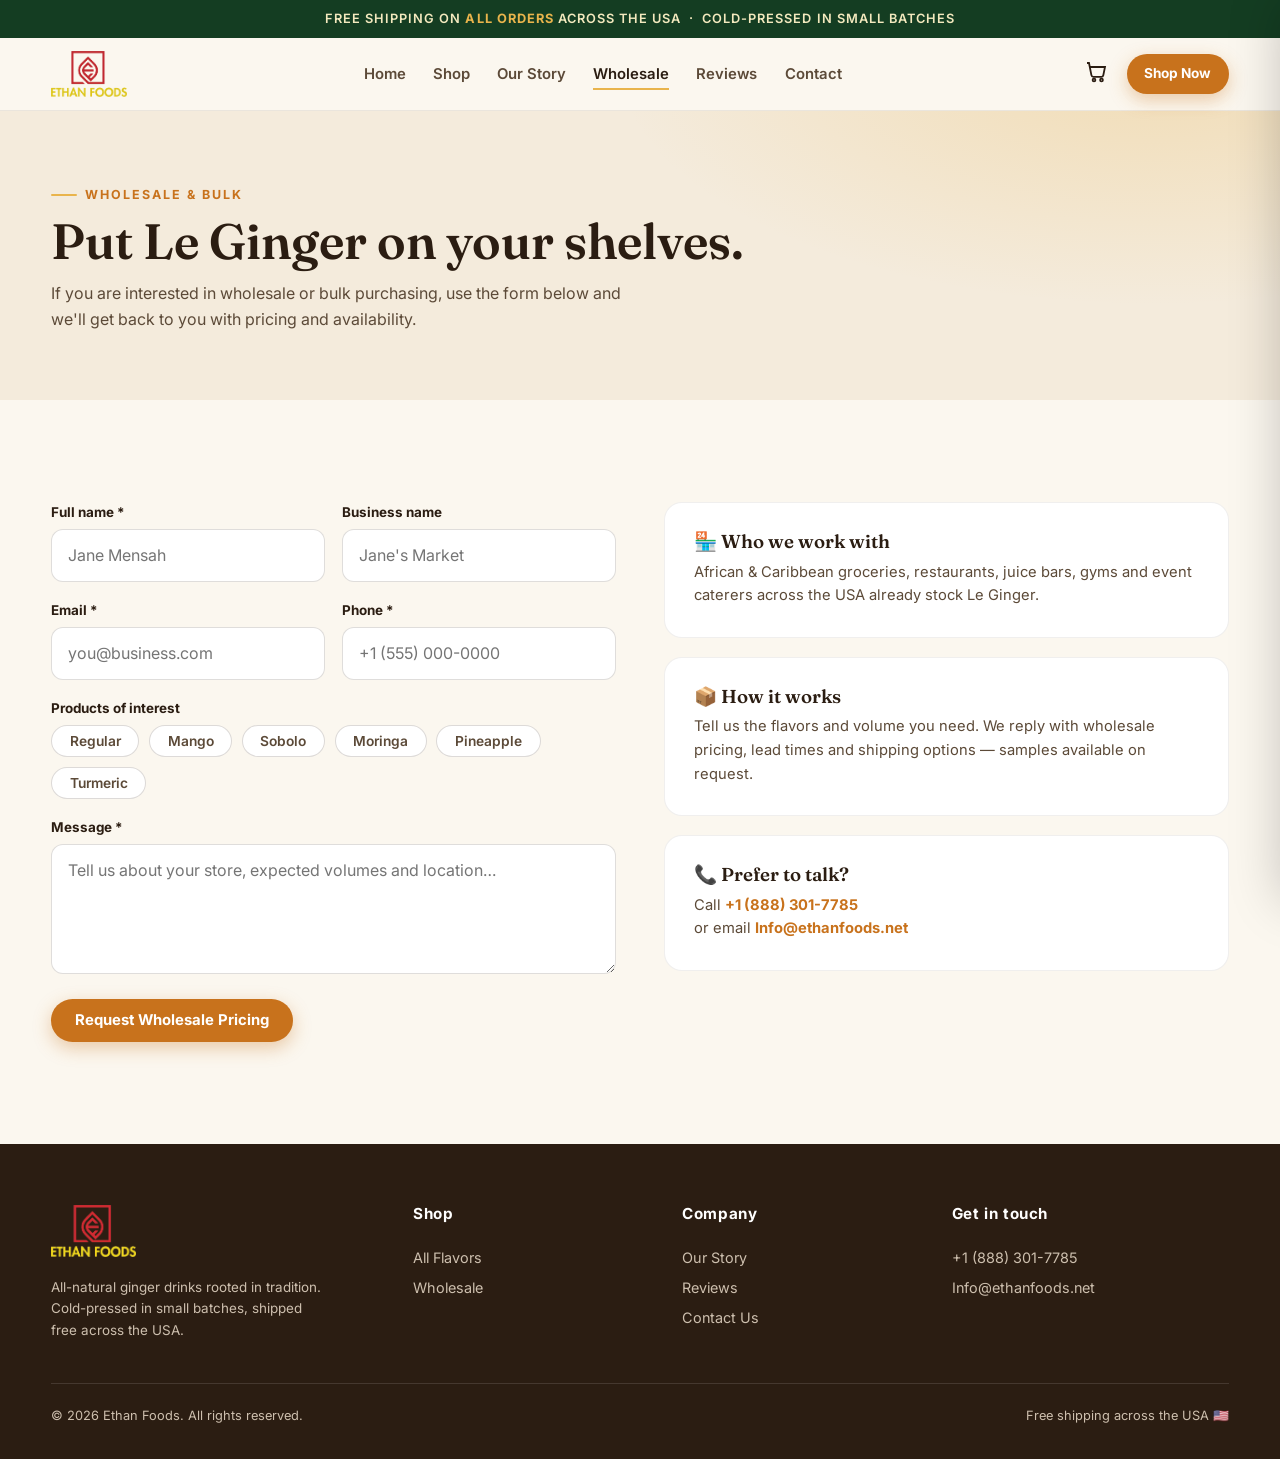
<file: wholesale.html>
﻿<!DOCTYPE html>
<html lang="en">
<head>
<meta charset="UTF-8">
<meta name="viewport" content="width=device-width, initial-scale=1.0">
<title>Wholesale — Ethan Foods</title>
<meta name="description" content="Interested in wholesale or bulk purchasing of Le Ginger drinks? Get in touch for wholesale pricing on all six flavors.">
<link rel="icon" href="assets/img/brand/favicon-32.png">
<link rel="preconnect" href="https://fonts.googleapis.com">
<link rel="preconnect" href="https://fonts.gstatic.com" crossorigin>
<link href="https://fonts.googleapis.com/css2?family=Fraunces:ital,wght@0,500;0,600;0,700;1,500&family=Inter:wght@400;500;600;700;800&display=swap" rel="stylesheet">
<link rel="stylesheet" href="assets/css/site.css?v=2">
</head>
<body>

<div class="announce">Free shipping on <b>all orders</b> across the USA &nbsp;·&nbsp; Cold-pressed in small batches</div>

<header class="site-header">
  <nav class="nav wrap">
    <a class="brand" href="index.html"><img src="assets/img/brand/ethan-foods-logo.png" alt="Ethan Foods"></a>
    <ul class="nav-links">
      <li><a href="index.html">Home</a></li>
      <li><a href="shop.html">Shop</a></li>
      <li><a href="about.html">Our Story</a></li>
      <li><a href="wholesale.html" class="active">Wholesale</a></li>
      <li><a href="reviews.html">Reviews</a></li>
      <li><a href="contact.html">Contact</a></li>
    </ul>
    <div class="nav-cta">
      <button class="cart-btn" data-cart-open aria-label="Open cart">
        <svg fill="none" stroke-width="1.8" viewBox="0 0 24 24"><path d="M3 3h2l2.4 12.2a2 2 0 0 0 2 1.6h7.9a2 2 0 0 0 2-1.6L21 7H6"/><circle cx="10" cy="20" r="1.4"/><circle cx="17.5" cy="20" r="1.4"/></svg>
        <span class="cart-count">0</span>
      </button>
      <a class="btn btn-primary btn-sm" href="shop.html">Shop Now</a>
      <button class="burger" aria-label="Menu"><span></span><span></span><span></span></button>
    </div>
  </nav>
</header>

<main>
  <section class="page-hero">
    <div class="wrap">
      <span class="eyebrow">Wholesale &amp; bulk</span>
      <h1>Put Le Ginger on your shelves.</h1>
      <p>If you are interested in wholesale or bulk purchasing, use the form below and we'll get back to you with pricing and availability.</p>
    </div>
  </section>

  <section class="section">
    <div class="wrap split">
      <div class="reveal">
        <form data-demo>
          <div class="form-grid">
            <div><label for="w-name">Full name *</label><input id="w-name" required placeholder="Jane Mensah"></div>
            <div><label for="w-biz">Business name</label><input id="w-biz" placeholder="Jane's Market"></div>
            <div><label for="w-email">Email *</label><input id="w-email" type="email" required placeholder="you@business.com"></div>
            <div><label for="w-phone">Phone *</label><input id="w-phone" type="tel" required placeholder="+1 (555) 000-0000"></div>
            <div class="full">
              <label>Products of interest</label>
              <div class="filter-row" id="w-products" style="margin-bottom:0">
                <button type="button" class="chip">Regular</button>
                <button type="button" class="chip">Mango</button>
                <button type="button" class="chip">Sobolo</button>
                <button type="button" class="chip">Moringa</button>
                <button type="button" class="chip">Pineapple</button>
                <button type="button" class="chip">Turmeric</button>
              </div>
            </div>
            <div class="full"><label for="w-msg">Message *</label><textarea id="w-msg" required placeholder="Tell us about your store, expected volumes and location…"></textarea></div>
            <div class="full">
              <button class="btn btn-primary" type="submit">Request Wholesale Pricing</button>
              <div class="form-success">Thanks! Your wholesale enquiry has been received — we'll be in touch shortly.</div>
            </div>
          </div>
        </form>
      </div>
      <div class="reveal">
        <div class="info-card">
          <h3>🏪 Who we work with</h3>
          <p style="color:var(--ink-soft);font-size:.92rem">African &amp; Caribbean groceries, restaurants, juice bars, gyms and event caterers across the USA already stock Le Ginger.</p>
        </div>
        <div class="info-card">
          <h3>📦 How it works</h3>
          <p style="color:var(--ink-soft);font-size:.92rem">Tell us the flavors and volume you need. We reply with wholesale pricing, lead times and shipping options — samples available on request.</p>
        </div>
        <div class="info-card">
          <h3>📞 Prefer to talk?</h3>
          <p style="color:var(--ink-soft);font-size:.92rem">Call <a href="tel:+18883017785">+1 (888) 301-7785</a><br>or email <a href="mailto:Info@ethanfoods.net">Info@ethanfoods.net</a></p>
        </div>
      </div>
    </div>
  </section>
</main>

<footer class="site-footer">
  <div class="wrap">
    <div class="footer-grid">
      <div>
        <a class="brand" href="index.html"><img src="assets/img/brand/ethan-foods-logo.png" alt="Ethan Foods"></a>
        <p class="tiny">All-natural ginger drinks rooted in tradition. Cold-pressed in small batches, shipped free across the USA.</p>
      </div>
      <div>
        <h4>Shop</h4>
        <a href="shop.html">All Flavors</a>
        <a href="wholesale.html">Wholesale</a>
      </div>
      <div>
        <h4>Company</h4>
        <a href="about.html">Our Story</a>
        <a href="reviews.html">Reviews</a>
        <a href="contact.html">Contact Us</a>
      </div>
      <div>
        <h4>Get in touch</h4>
        <a href="tel:+18883017785">+1 (888) 301-7785</a>
        <a href="mailto:Info@ethanfoods.net">Info@ethanfoods.net</a>
      </div>
    </div>
    <div class="footer-bottom">
      <span>© <span data-year>2026</span> Ethan Foods. All rights reserved.</span>
      <span>Free shipping across the USA 🇺🇸</span>
    </div>
  </div>
</footer>

<div class="drawer-veil" data-cart-close></div>
<aside class="drawer" aria-label="Shopping cart">
  <div class="drawer-head">
    <h3>Your Cart</h3>
    <button class="drawer-close" data-cart-close aria-label="Close">×</button>
  </div>
  <div class="drawer-items"></div>
  <div class="drawer-foot">
    <div class="drawer-total"><span>Total</span><span data-cart-total>$0.00</span></div>
    <button class="btn btn-primary" data-checkout>Checkout</button>
    <p class="form-note">No payment online — we contact you to arrange payment &amp; delivery.</p>
  </div>
</aside>

<script src="assets/js/config.js?v=1"></script>
<script src="assets/js/data.js?v=2"></script>
<script src="assets/js/site.js?v=3"></script>
<script>
/* wholesale product chips toggle */
document.querySelectorAll('#w-products .chip').forEach(function (c) {
  c.addEventListener('click', function () { c.classList.toggle('active'); });
});
</script>
</body>
</html>
</file>
<file: assets/css/site.css>
/* ============================================================
   Ethan Foods — site stylesheet
   ============================================================ */
:root {
  --cream: #FBF7EF;
  --cream-2: #F4EBDC;
  --ink: #2B1D12;
  --ink-soft: #5C4A38;
  --ginger: #C8721C;
  --ginger-deep: #A85A10;
  --gold: #E9B44C;
  --green: #1F5B33;
  --green-deep: #143D22;
  --red: #C0272D;
  --white: #FFFFFF;
  --radius: 18px;
  --radius-sm: 12px;
  --shadow: 0 10px 30px rgba(43, 29, 18, .10);
  --shadow-lg: 0 24px 60px rgba(43, 29, 18, .16);
  --font-display: "Fraunces", Georgia, "Times New Roman", serif;
  --font-body: "Inter", -apple-system, "Segoe UI", Roboto, sans-serif;
}

* { margin: 0; padding: 0; box-sizing: border-box; }
html { scroll-behavior: smooth; }
body {
  font-family: var(--font-body);
  color: var(--ink);
  background: var(--cream);
  line-height: 1.6;
  -webkit-font-smoothing: antialiased;
}
img { max-width: 100%; display: block; }
a { color: inherit; text-decoration: none; }
ul { list-style: none; }
button { font-family: inherit; cursor: pointer; }

.wrap { width: min(1180px, 92%); margin: 0 auto; }

h1, h2, h3, .display { font-family: var(--font-display); font-weight: 600; line-height: 1.12; }

.eyebrow {
  display: inline-flex; align-items: center; gap: .5rem;
  font-size: .78rem; font-weight: 700; letter-spacing: .16em; text-transform: uppercase;
  color: var(--ginger);
}
.eyebrow::before { content: ""; width: 26px; height: 2px; background: var(--gold); border-radius: 2px; }

.section { padding: clamp(3.5rem, 8vw, 6.5rem) 0; }
.section-head { max-width: 620px; margin-bottom: 2.6rem; }
.section-head h2 { font-size: clamp(1.9rem, 4vw, 2.8rem); margin: .5rem 0 .8rem; }
.section-head p { color: var(--ink-soft); }

/* ---------- announcement bar ---------- */
.announce {
  background: var(--green-deep); color: #F3E9BE;
  font-size: .8rem; font-weight: 600; letter-spacing: .08em; text-transform: uppercase;
  text-align: center; padding: .55rem 1rem;
}
.announce b { color: var(--gold); }

/* ---------- header ---------- */
.site-header {
  position: sticky; top: 0; z-index: 90;
  background: rgba(251, 247, 239, .92);
  backdrop-filter: blur(12px);
  border-bottom: 1px solid rgba(43, 29, 18, .08);
}
.nav {
  display: flex; align-items: center; justify-content: space-between;
  padding: .8rem 0; gap: 1rem;
}
.brand { display: flex; align-items: center; gap: .65rem; }
.brand img { height: 46px; width: auto; }
.nav-links { display: flex; gap: 1.7rem; align-items: center; }
.nav-links a {
  font-size: .93rem; font-weight: 600; color: var(--ink-soft);
  padding: .3rem 0; border-bottom: 2px solid transparent; transition: .2s;
}
.nav-links a:hover, .nav-links a.active { color: var(--ink); border-color: var(--gold); }
.nav-cta { display: flex; align-items: center; gap: .8rem; }

.btn {
  display: inline-flex; align-items: center; justify-content: center; gap: .5rem;
  padding: .78rem 1.5rem; border-radius: 999px; border: 0;
  font-weight: 700; font-size: .93rem; transition: .22s; white-space: nowrap;
}
.btn-primary { background: var(--ginger); color: #fff; box-shadow: 0 6px 18px rgba(200, 114, 28, .35); }
.btn-primary:hover { background: var(--ginger-deep); transform: translateY(-2px); }
.btn-dark { background: var(--green-deep); color: #fff; }
.btn-dark:hover { background: var(--green); transform: translateY(-2px); }
.btn-ghost { background: transparent; color: var(--ink); border: 2px solid rgba(43, 29, 18, .18); }
.btn-ghost:hover { border-color: var(--ink); }
.btn-sm { padding: .55rem 1.1rem; font-size: .85rem; }

.cart-btn { position: relative; background: none; border: 0; padding: .35rem; }
.cart-btn svg { width: 24px; height: 24px; stroke: var(--ink); }
.cart-count {
  position: absolute; top: -4px; right: -7px;
  background: var(--red); color: #fff; font-size: .66rem; font-weight: 800;
  min-width: 18px; height: 18px; border-radius: 999px;
  display: flex; align-items: center; justify-content: center; padding: 0 4px;
}
.burger { display: none; background: none; border: 0; }
.burger span { display: block; width: 24px; height: 2.5px; background: var(--ink); margin: 5px 0; border-radius: 2px; transition: .25s; }

/* ---------- hero ---------- */
.hero { position: relative; overflow: hidden; background:
  radial-gradient(1200px 600px at 85% -10%, rgba(233, 180, 76, .25), transparent 60%),
  radial-gradient(900px 500px at -10% 110%, rgba(31, 91, 51, .12), transparent 60%),
  var(--cream);
}
.hero-grid {
  display: grid; grid-template-columns: 1.05fr .95fr; gap: 3rem; align-items: center;
  padding: clamp(3rem, 7vw, 5.5rem) 0;
}
.hero h1 { font-size: clamp(2.4rem, 5.4vw, 4rem); margin: 1rem 0 1.2rem; }
.hero h1 em { font-style: italic; color: var(--ginger); }
.hero p.lede { font-size: 1.08rem; color: var(--ink-soft); max-width: 46ch; }
.hero-actions { display: flex; gap: .9rem; margin-top: 1.9rem; flex-wrap: wrap; }
.hero-stats { display: flex; gap: 2.2rem; margin-top: 2.4rem; flex-wrap: wrap; }
.hero-stats b { font-family: var(--font-display); font-size: 1.55rem; display: block; color: var(--ink); }
.hero-stats span { font-size: .82rem; color: var(--ink-soft); }
.hero-media { position: relative; }
.hero-media .blob {
  position: absolute; inset: 6% -4% 2% -4%;
  background: linear-gradient(150deg, #F7E4C3, #EFD3A0);
  border-radius: 48% 52% 55% 45% / 52% 46% 54% 48%;
  box-shadow: var(--shadow-lg);
}
.hero-media img { position: relative; z-index: 1; filter: drop-shadow(0 26px 30px rgba(43,29,18,.28)); }
.hero-badge {
  position: absolute; z-index: 2; right: 2%; top: 0;
  background: var(--red); color: #fff; font-weight: 800; font-size: .8rem;
  padding: .8rem 1rem; border-radius: 999px; transform: rotate(8deg);
  text-align: center; line-height: 1.25; box-shadow: var(--shadow);
}

/* ---------- marquee ---------- */
.marquee { background: var(--ginger); color: #fff; overflow: hidden; padding: .7rem 0; }
.marquee-track { display: flex; gap: 3rem; width: max-content; animation: scroll 26s linear infinite; }
.marquee-track span { font-weight: 700; letter-spacing: .1em; text-transform: uppercase; font-size: .82rem; display: flex; gap: 3rem; }
@keyframes scroll { to { transform: translateX(-50%); } }

/* ---------- benefits ---------- */
.benefits { background: var(--white); }
.benefit-grid { display: grid; grid-template-columns: repeat(4, 1fr); gap: 1.3rem; }
.benefit {
  background: var(--cream); border-radius: var(--radius); padding: 1.7rem 1.5rem;
  border: 1px solid rgba(43, 29, 18, .06); transition: .25s;
}
.benefit:hover { transform: translateY(-5px); box-shadow: var(--shadow); }
.benefit .ico {
  width: 46px; height: 46px; border-radius: 14px; display: flex; align-items: center; justify-content: center;
  background: linear-gradient(140deg, var(--gold), var(--ginger)); color: #fff; font-size: 1.3rem; margin-bottom: 1rem;
}
.benefit h3 { font-size: 1.06rem; margin-bottom: .4rem; }
.benefit p { font-size: .9rem; color: var(--ink-soft); }

/* ---------- products ---------- */
.filter-row { display: flex; gap: .6rem; flex-wrap: wrap; margin-bottom: 2rem; }
.chip {
  border: 1.5px solid rgba(43, 29, 18, .16); background: #fff; border-radius: 999px;
  padding: .45rem 1.1rem; font-weight: 600; font-size: .86rem; color: var(--ink-soft); transition: .2s;
}
.chip.active, .chip:hover { background: var(--green-deep); border-color: var(--green-deep); color: #fff; }

.product-grid { display: grid; grid-template-columns: repeat(3, 1fr); gap: 1.6rem; }
.card {
  background: var(--white); border-radius: var(--radius); overflow: hidden;
  border: 1px solid rgba(43, 29, 18, .07); transition: .28s; display: flex; flex-direction: column;
}
.card:hover { transform: translateY(-6px); box-shadow: var(--shadow-lg); }
.card-media { position: relative; background: linear-gradient(170deg, #FDF9F1, #F3E9D5); padding: 1.4rem; }
.card-media img { width: 100%; aspect-ratio: 1 / .82; object-fit: contain; transition: transform .35s; }
.card:hover .card-media img { transform: scale(1.05); }
.card-tag {
  position: absolute; top: 14px; left: 14px; background: var(--green-deep); color: #fff;
  font-size: .68rem; font-weight: 800; letter-spacing: .06em; text-transform: uppercase;
  padding: .3rem .7rem; border-radius: 999px;
}
.heat {
  position: absolute; top: 14px; right: 14px; font-size: .68rem; font-weight: 800;
  padding: .3rem .7rem; border-radius: 999px; text-transform: uppercase; letter-spacing: .05em;
}
.heat.spicy { background: #FBE3E4; color: var(--red); }
.heat.mild { background: #E4F0E4; color: var(--green); }
.card-body { padding: 1.3rem 1.4rem 1.5rem; display: flex; flex-direction: column; gap: .55rem; flex: 1; }
.card-body h3 { font-size: 1.14rem; }
.card-body .unit { font-size: .8rem; color: var(--ink-soft); }
.card-body .desc { font-size: .88rem; color: var(--ink-soft); flex: 1; }
.card-foot { display: flex; align-items: center; justify-content: space-between; margin-top: .6rem; }
.price { font-family: var(--font-display); font-size: 1.4rem; font-weight: 700; }
.price small { font-size: .72rem; color: var(--ink-soft); font-family: var(--font-body); font-weight: 600; display: block; }

/* ---------- story ---------- */
.story { background: var(--green-deep); color: #F5EFE2; }
.story .eyebrow { color: var(--gold); }
.story-grid { display: grid; grid-template-columns: .95fr 1.05fr; gap: 3.4rem; align-items: center; }
.story h2 { font-size: clamp(1.9rem, 4vw, 2.7rem); color: #fff; margin: .5rem 0 1.1rem; }
.story p { color: #D8CFBC; margin-bottom: 1rem; }
.story blockquote {
  border-left: 3px solid var(--gold); padding-left: 1.2rem; margin: 1.6rem 0;
  font-family: var(--font-display); font-size: 1.18rem; font-style: italic; color: #F3E9BE;
}
.story-media { position: relative; }
.story-media img { border-radius: var(--radius); box-shadow: var(--shadow-lg); }
.story-media .stamp {
  position: absolute; bottom: -22px; left: -22px; background: var(--gold); color: var(--green-deep);
  font-weight: 800; padding: 1rem 1.3rem; border-radius: 14px; font-size: .85rem; line-height: 1.3;
  box-shadow: var(--shadow);
}

/* ---------- gallery strip ---------- */
.gallery-grid { display: grid; grid-template-columns: repeat(3, 1fr); gap: 1.2rem; }
.gallery-grid img { border-radius: var(--radius-sm); aspect-ratio: 4/3; object-fit: cover; transition: .3s; box-shadow: var(--shadow); }
.gallery-grid img:hover { transform: scale(1.025); }

/* ---------- reviews ---------- */
.reviews { background: var(--cream-2); }
.review-rail { display: grid; grid-template-columns: repeat(3, 1fr); gap: 1.4rem; }
.review {
  background: #fff; border-radius: var(--radius); padding: 1.7rem;
  border: 1px solid rgba(43, 29, 18, .06); display: flex; flex-direction: column; gap: .8rem;
}
.stars { color: var(--gold); letter-spacing: 2px; font-size: 1rem; }
.review p { font-size: .92rem; color: var(--ink-soft); flex: 1; }
.review .who { font-weight: 700; font-size: .9rem; }
.review .who span { display: block; font-weight: 500; font-size: .76rem; color: var(--ink-soft); }
.center-cta { text-align: center; margin-top: 2.4rem; }

/* ---------- CTA band ---------- */
.cta-band {
  background: linear-gradient(120deg, var(--ginger-deep), var(--ginger) 55%, var(--gold));
  color: #fff; border-radius: var(--radius); padding: clamp(2.2rem, 5vw, 3.6rem);
  display: flex; align-items: center; justify-content: space-between; gap: 2rem; flex-wrap: wrap;
  box-shadow: var(--shadow-lg);
}
.cta-band h2 { font-size: clamp(1.6rem, 3.4vw, 2.3rem); max-width: 22ch; }
.cta-band p { opacity: .92; margin-top: .4rem; }
.cta-band .btn { background: #fff; color: var(--ginger-deep); }
.cta-band .btn:hover { transform: translateY(-2px); }

/* ---------- page hero (inner pages) ---------- */
.page-hero { background:
  radial-gradient(900px 420px at 90% -20%, rgba(233, 180, 76, .28), transparent 60%), var(--cream-2);
  padding: clamp(2.6rem, 6vw, 4.2rem) 0;
}
.page-hero h1 { font-size: clamp(2rem, 4.6vw, 3.1rem); margin-top: .6rem; }
.page-hero p { color: var(--ink-soft); max-width: 60ch; margin-top: .7rem; }

/* ---------- forms ---------- */
.form-grid { display: grid; grid-template-columns: 1fr 1fr; gap: 1.1rem; }
.form-grid .full { grid-column: 1 / -1; }
label { font-size: .84rem; font-weight: 700; display: block; margin-bottom: .35rem; }
input, textarea, select {
  width: 100%; padding: .8rem 1rem; border-radius: var(--radius-sm);
  border: 1.5px solid rgba(43, 29, 18, .15); background: #fff; font: inherit; color: var(--ink);
  transition: border-color .2s;
}
input:focus, textarea:focus, select:focus { outline: none; border-color: var(--ginger); }
textarea { min-height: 130px; resize: vertical; }
.form-note { font-size: .8rem; color: var(--ink-soft); }
.form-success {
  display: none; background: #E4F0E4; color: var(--green-deep); border-radius: var(--radius-sm);
  padding: 1rem 1.2rem; font-weight: 600; margin-top: 1rem;
}

.split { display: grid; grid-template-columns: 1fr 1fr; gap: 3rem; align-items: start; }
.info-card {
  background: #fff; border-radius: var(--radius); padding: 1.8rem;
  border: 1px solid rgba(43, 29, 18, .07); margin-bottom: 1.2rem;
}
.info-card h3 { margin-bottom: .5rem; }
.info-card a { color: var(--ginger); font-weight: 700; }

/* ---------- cart drawer ---------- */
.drawer-veil {
  position: fixed; inset: 0; background: rgba(20, 12, 5, .45); z-index: 120;
  opacity: 0; pointer-events: none; transition: .25s;
}
.drawer {
  position: fixed; top: 0; right: 0; bottom: 0; width: min(400px, 92vw); z-index: 130;
  background: var(--cream); box-shadow: -18px 0 50px rgba(0,0,0,.22);
  transform: translateX(105%); transition: .3s cubic-bezier(.2, .8, .3, 1);
  display: flex; flex-direction: column;
}
body.cart-open .drawer { transform: none; }
body.cart-open .drawer-veil { opacity: 1; pointer-events: auto; }
.drawer-head { display: flex; align-items: center; justify-content: space-between; padding: 1.2rem 1.4rem; border-bottom: 1px solid rgba(43,29,18,.1); }
.drawer-head h3 { font-size: 1.2rem; }
.drawer-close { background: none; border: 0; font-size: 1.6rem; line-height: 1; color: var(--ink-soft); }
.drawer-items { flex: 1; overflow-y: auto; padding: 1.1rem 1.4rem; display: flex; flex-direction: column; gap: 1rem; }
.drawer-item { display: grid; grid-template-columns: 62px 1fr auto; gap: .9rem; align-items: center; }
.drawer-item img { width: 62px; height: 62px; object-fit: contain; background: #fff; border-radius: 10px; padding: 4px; border: 1px solid rgba(43,29,18,.08); }
.drawer-item h4 { font-size: .88rem; }
.qty { display: inline-flex; align-items: center; gap: .55rem; margin-top: .3rem; }
.qty button { width: 22px; height: 22px; border-radius: 6px; border: 1px solid rgba(43,29,18,.2); background: #fff; font-weight: 700; }
.drawer-item .line { font-weight: 700; font-size: .9rem; }
.drawer-empty { text-align: center; color: var(--ink-soft); margin-top: 3rem; }
.drawer-foot { padding: 1.2rem 1.4rem; border-top: 1px solid rgba(43,29,18,.1); }
.drawer-total { display: flex; justify-content: space-between; font-weight: 800; font-size: 1.05rem; margin-bottom: .9rem; }
.drawer-foot .btn { width: 100%; }
.drawer-foot .form-note { text-align: center; margin-top: .6rem; }

/* ---------- toast ---------- */
.toast {
  position: fixed; bottom: 26px; left: 50%; transform: translate(-50%, 80px);
  background: var(--green-deep); color: #fff; padding: .8rem 1.5rem; border-radius: 999px;
  font-weight: 600; font-size: .9rem; z-index: 200; opacity: 0; transition: .3s; box-shadow: var(--shadow-lg);
}
.toast.show { transform: translate(-50%, 0); opacity: 1; }

/* ---------- footer ---------- */
.site-footer { background: var(--ink); color: #CDBFAE; padding: 3.6rem 0 2rem; margin-top: 0; }
.footer-grid { display: grid; grid-template-columns: 1.4fr 1fr 1fr 1.2fr; gap: 2.4rem; }
.site-footer h4 { color: #fff; font-size: .95rem; margin-bottom: 1rem; letter-spacing: .04em; }
.site-footer a { display: block; padding: .22rem 0; font-size: .9rem; transition: color .2s; }
.site-footer a:hover { color: var(--gold); }
.site-footer .brand img { height: 52px; filter: brightness(1.1); }
.site-footer .tiny { font-size: .84rem; margin-top: 1rem; max-width: 34ch; }
.footer-bottom {
  border-top: 1px solid rgba(255,255,255,.12); margin-top: 2.6rem; padding-top: 1.4rem;
  display: flex; justify-content: space-between; gap: 1rem; flex-wrap: wrap; font-size: .8rem;
}
.socials { display: flex; gap: .7rem; }
.socials a {
  width: 34px; height: 34px; border-radius: 999px; border: 1px solid rgba(255,255,255,.22);
  display: flex; align-items: center; justify-content: center; padding: 0;
}
.socials svg { width: 15px; height: 15px; fill: #CDBFAE; }
.socials a:hover { border-color: var(--gold); }
.socials a:hover svg { fill: var(--gold); }

/* ---------- reveal animation ---------- */
.reveal { opacity: 0; transform: translateY(26px); transition: opacity .6s ease, transform .6s ease; }
.reveal.in { opacity: 1; transform: none; }

/* ---------- responsive ---------- */
@media (max-width: 960px) {
  .hero-grid, .story-grid, .split { grid-template-columns: 1fr; }
  .product-grid, .review-rail, .gallery-grid { grid-template-columns: repeat(2, 1fr); }
  .benefit-grid { grid-template-columns: repeat(2, 1fr); }
  .footer-grid { grid-template-columns: 1fr 1fr; }
  .hero-media { order: -1; max-width: 520px; margin: 0 auto; }
}
@media (max-width: 640px) {
  .nav-links {
    position: fixed; inset: 62px 0 auto 0; background: var(--cream);
    flex-direction: column; gap: 0; padding: .6rem 0 1.2rem; border-bottom: 1px solid rgba(43,29,18,.1);
    display: none; z-index: 80;
  }
  .nav-links.open { display: flex; }
  .nav-links a { padding: .7rem 6%; width: 100%; }
  .burger { display: block; }
  .nav .btn-primary { display: none; }
  .product-grid, .review-rail, .benefit-grid, .form-grid, .gallery-grid { grid-template-columns: 1fr; }
  .form-grid .full { grid-column: auto; }
  .cta-band { flex-direction: column; text-align: center; }
}

/* ---------- checkout form (cart drawer) ---------- */
.co-form { display: flex; flex-direction: column; gap: .65rem; padding: 1.2rem 1.4rem; }
.co-head { font-size: .84rem; color: var(--ink-soft); margin: 0 0 .2rem; }
.co-form label { display: block; font-size: .72rem; font-weight: 700; color: var(--ink-soft); margin-bottom: .25rem; }
.co-form input, .co-form textarea {
  width: 100%; padding: .6rem .75rem; border: 1px solid var(--line); border-radius: 9px;
  font: inherit; font-size: .88rem; box-sizing: border-box; background: #fff;
}
.co-form input:focus, .co-form textarea:focus { outline: 2px solid var(--gold); border-color: transparent; }
.co-form .btn { width: 100%; margin-top: .3rem; }
.btn-linklike { background: none; border: 0; color: var(--ink-soft); font: inherit; font-size: .82rem; cursor: pointer; text-decoration: underline; }
.co-success { padding: 2.2rem 1.6rem; text-align: center; }
.co-success h4 { font-family: var(--font-display); font-size: 1.15rem; margin: .4rem 0 .6rem; }
.co-success p { font-size: .88rem; color: var(--ink-soft); }
body.checkout-mode .drawer-foot { display: none; }
</file>
